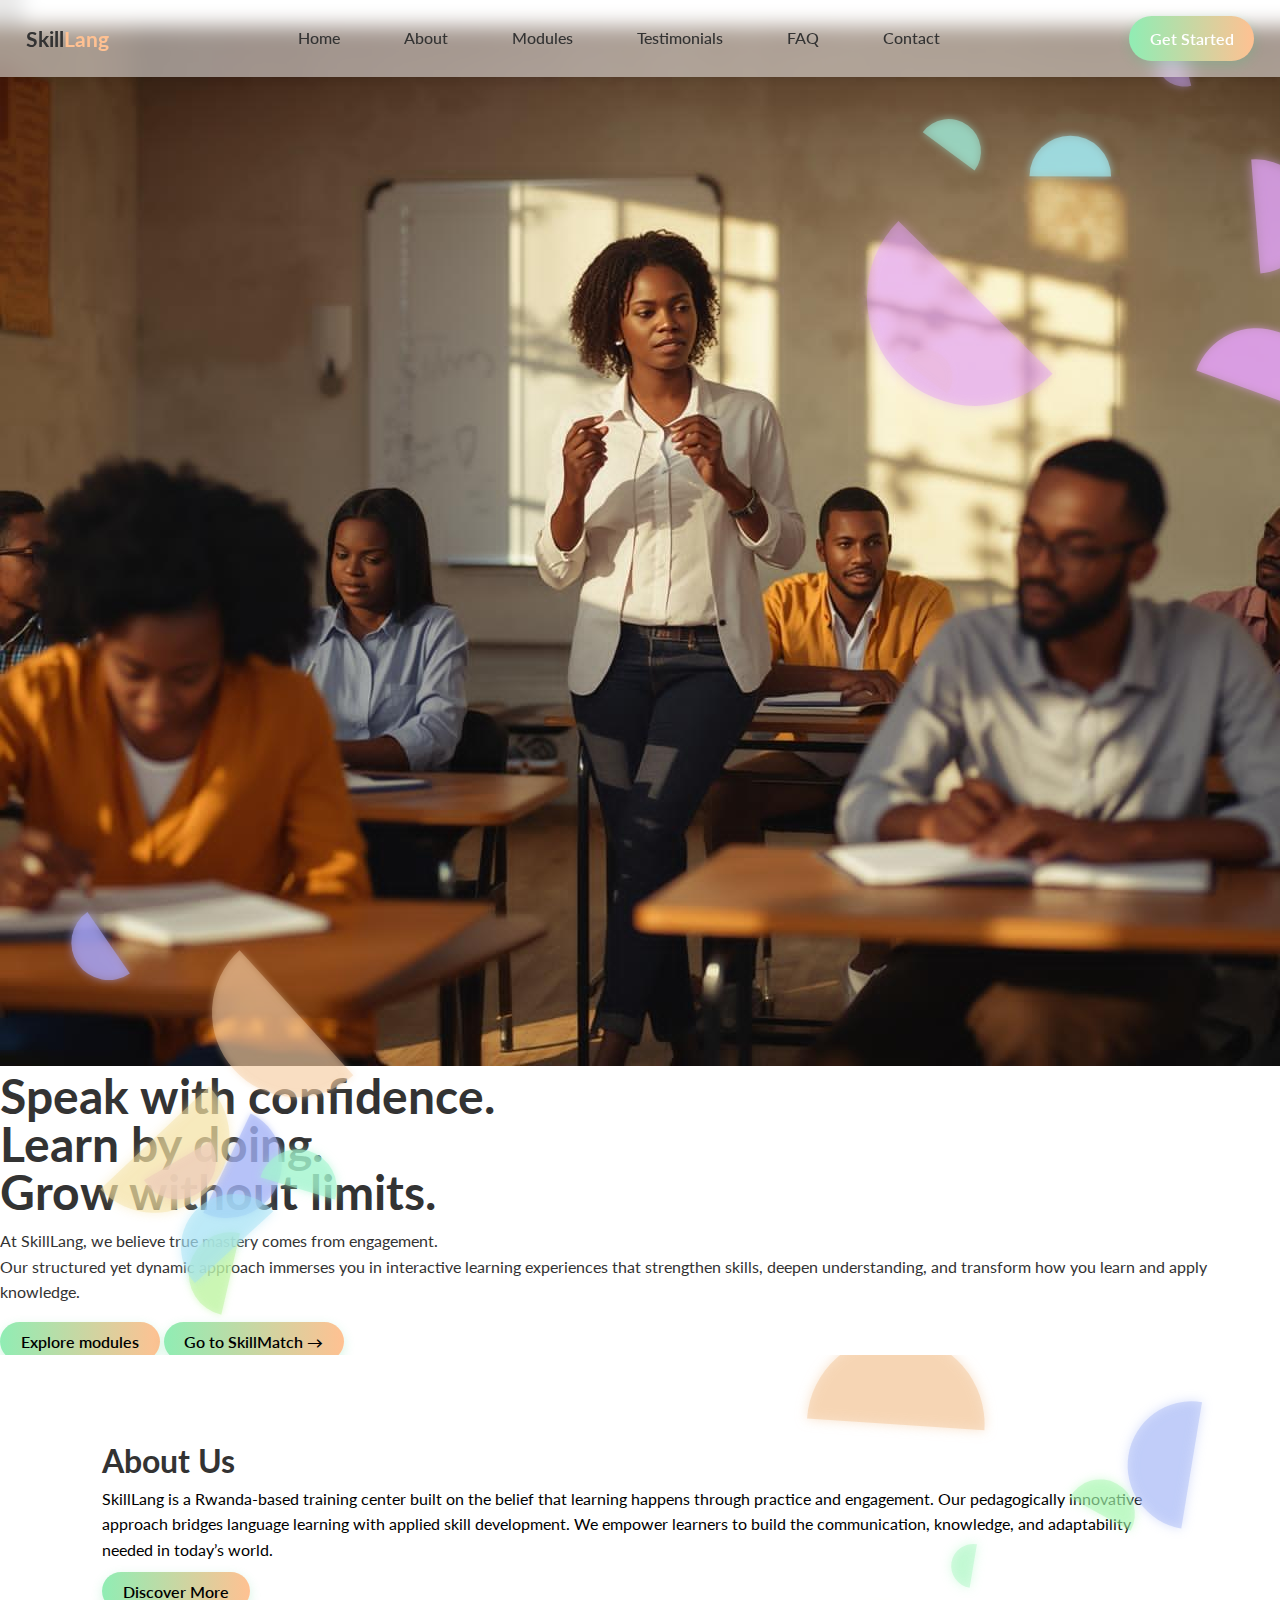
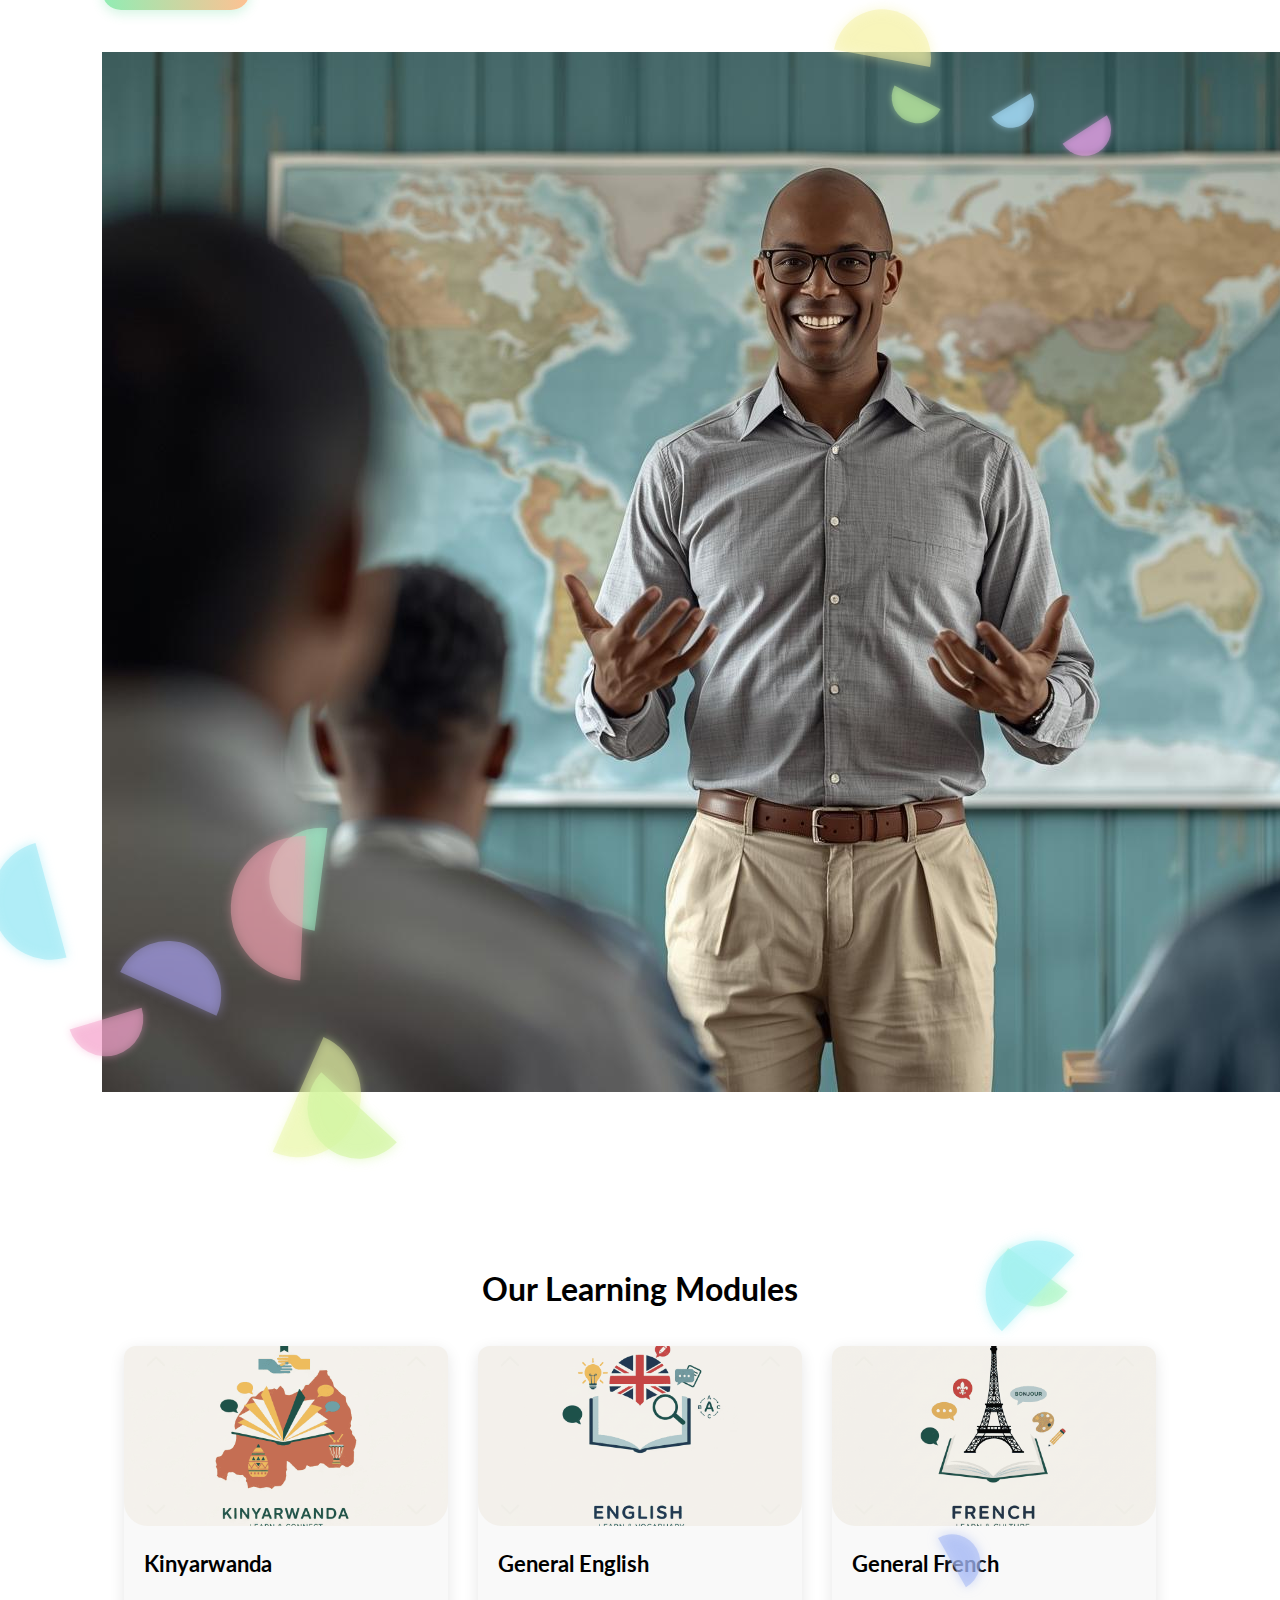
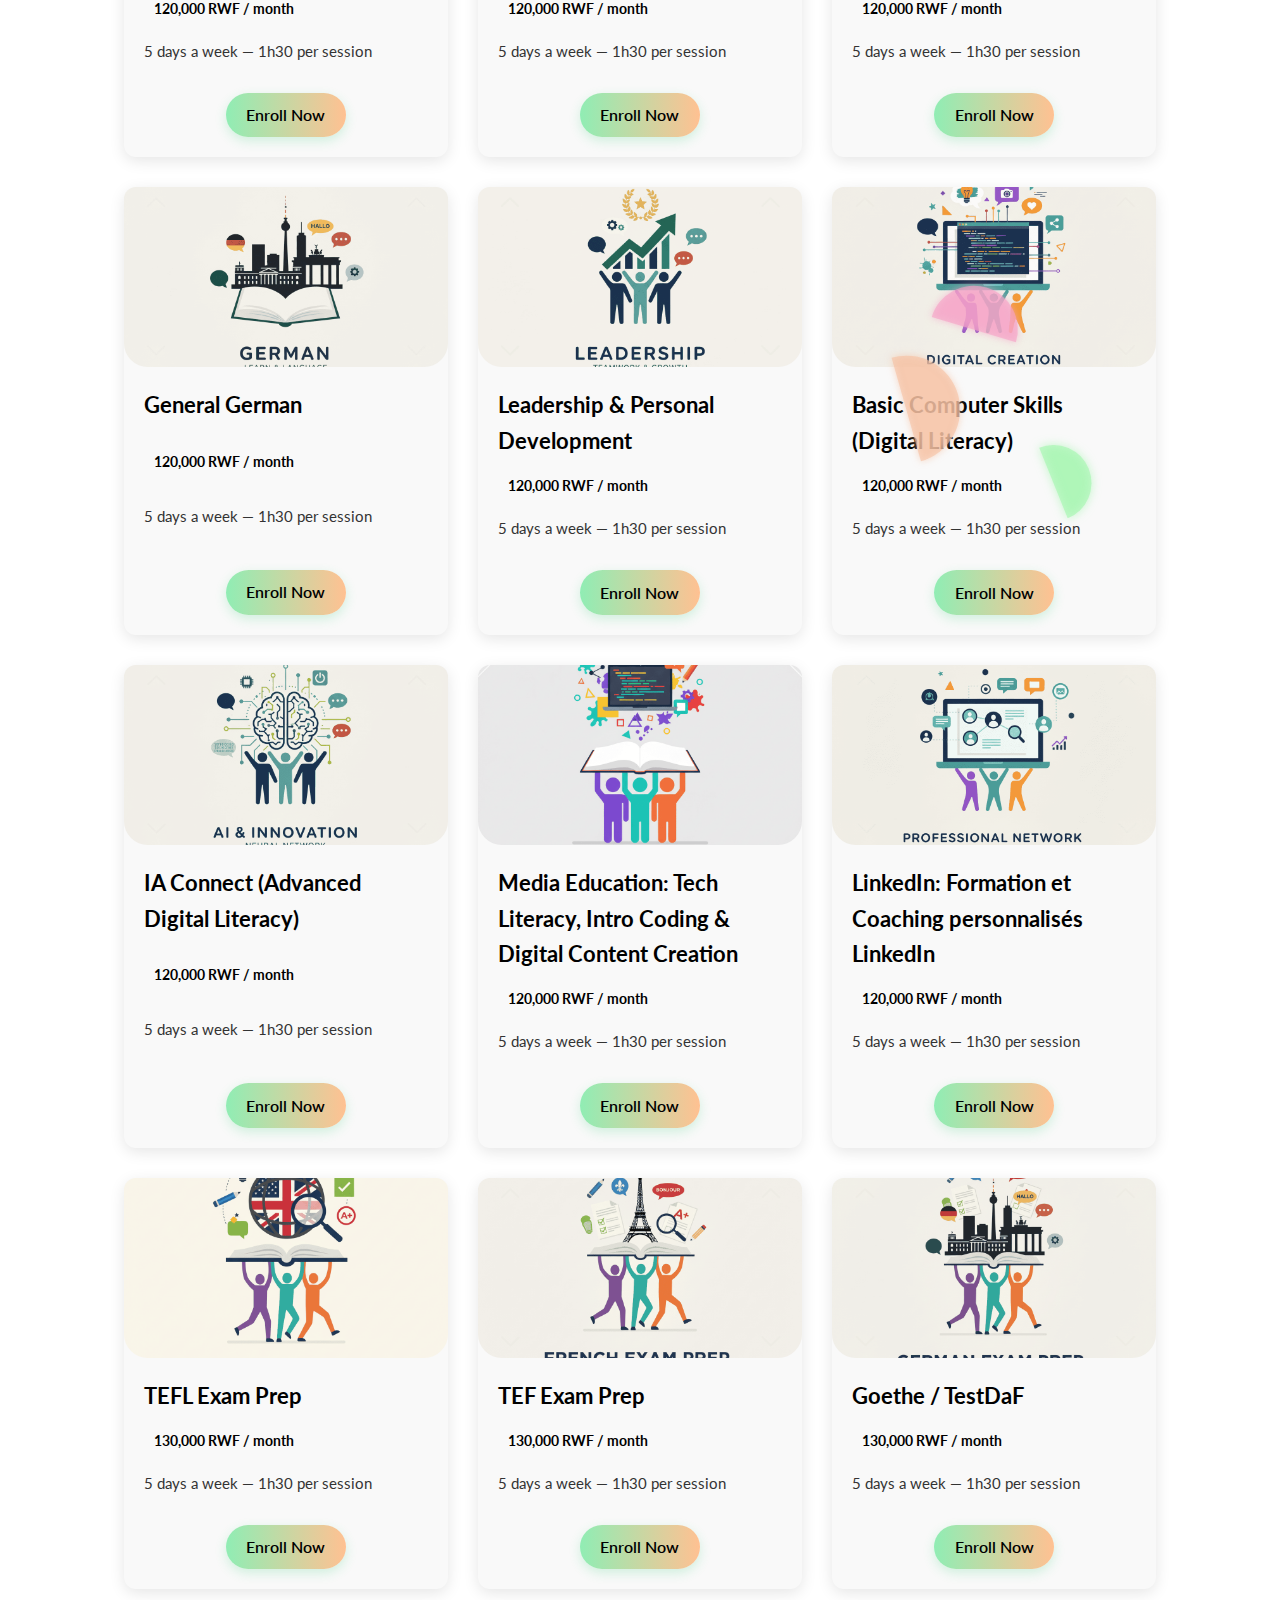
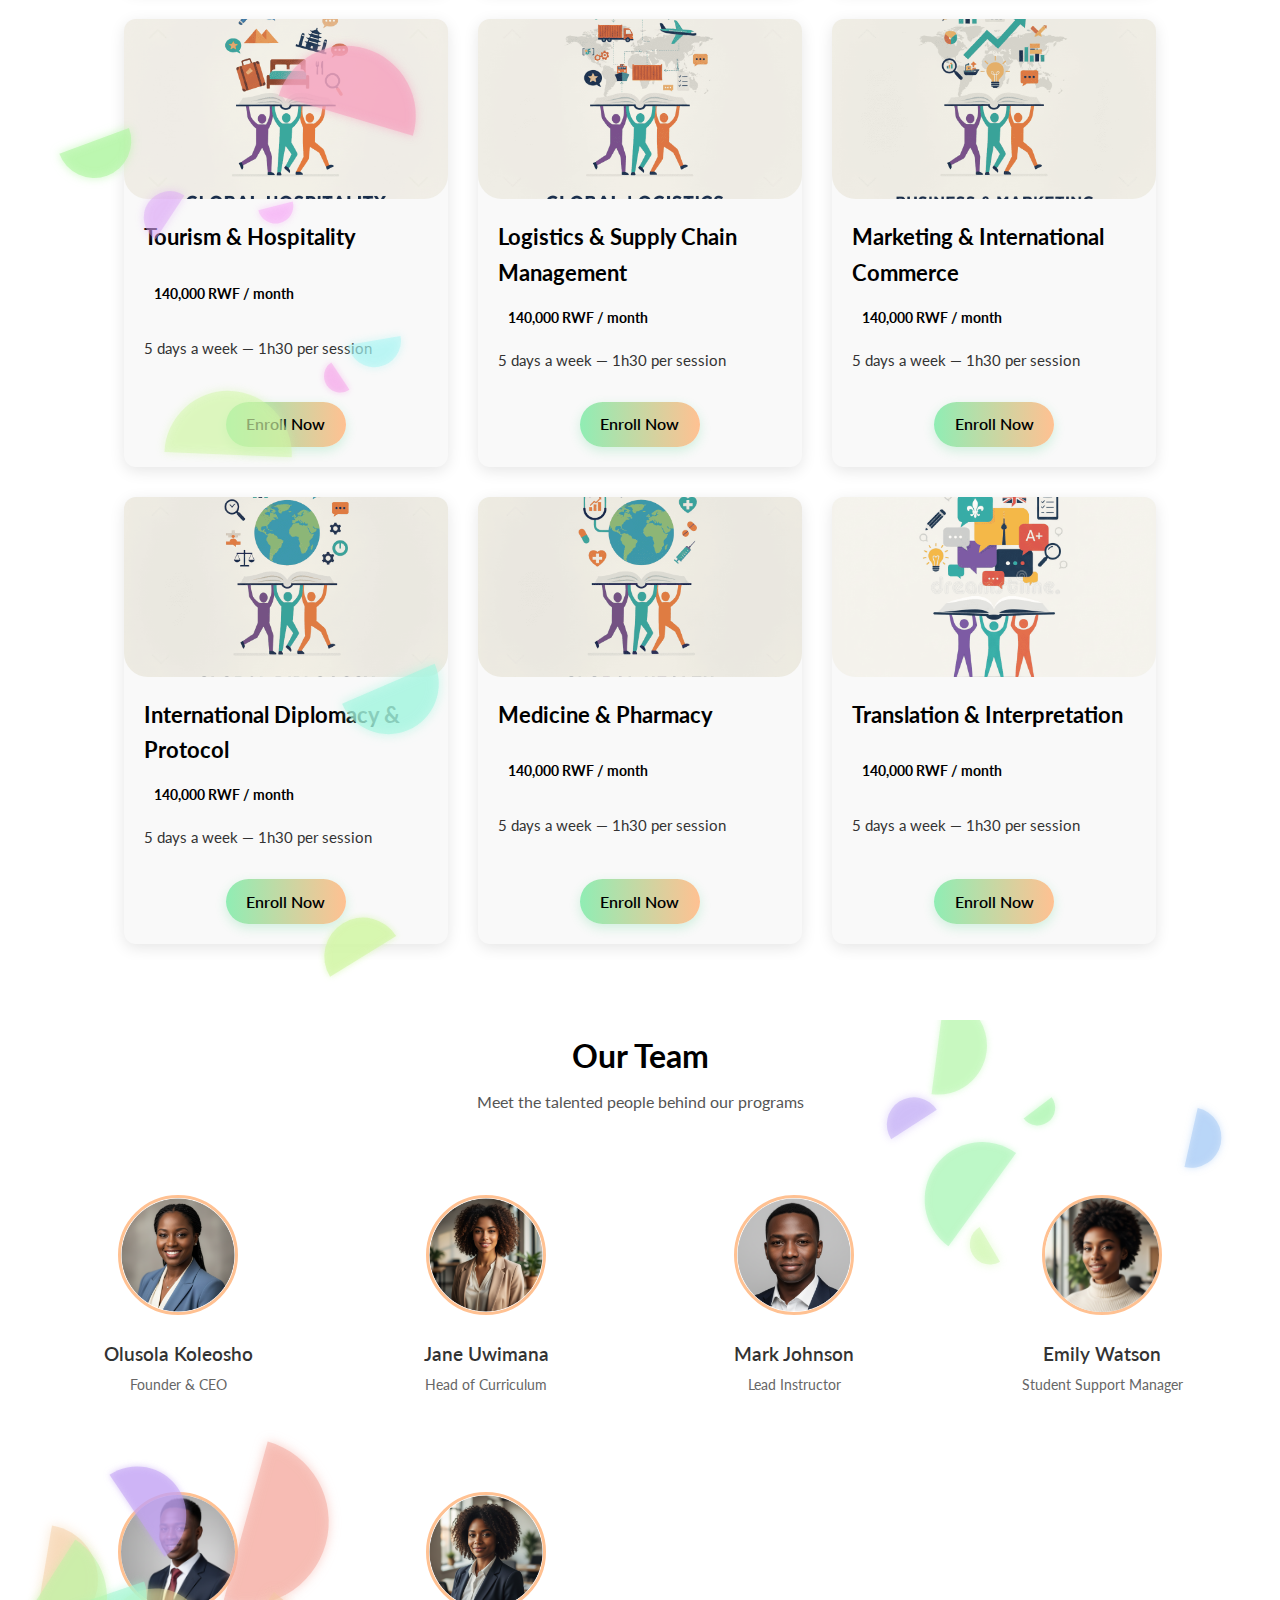
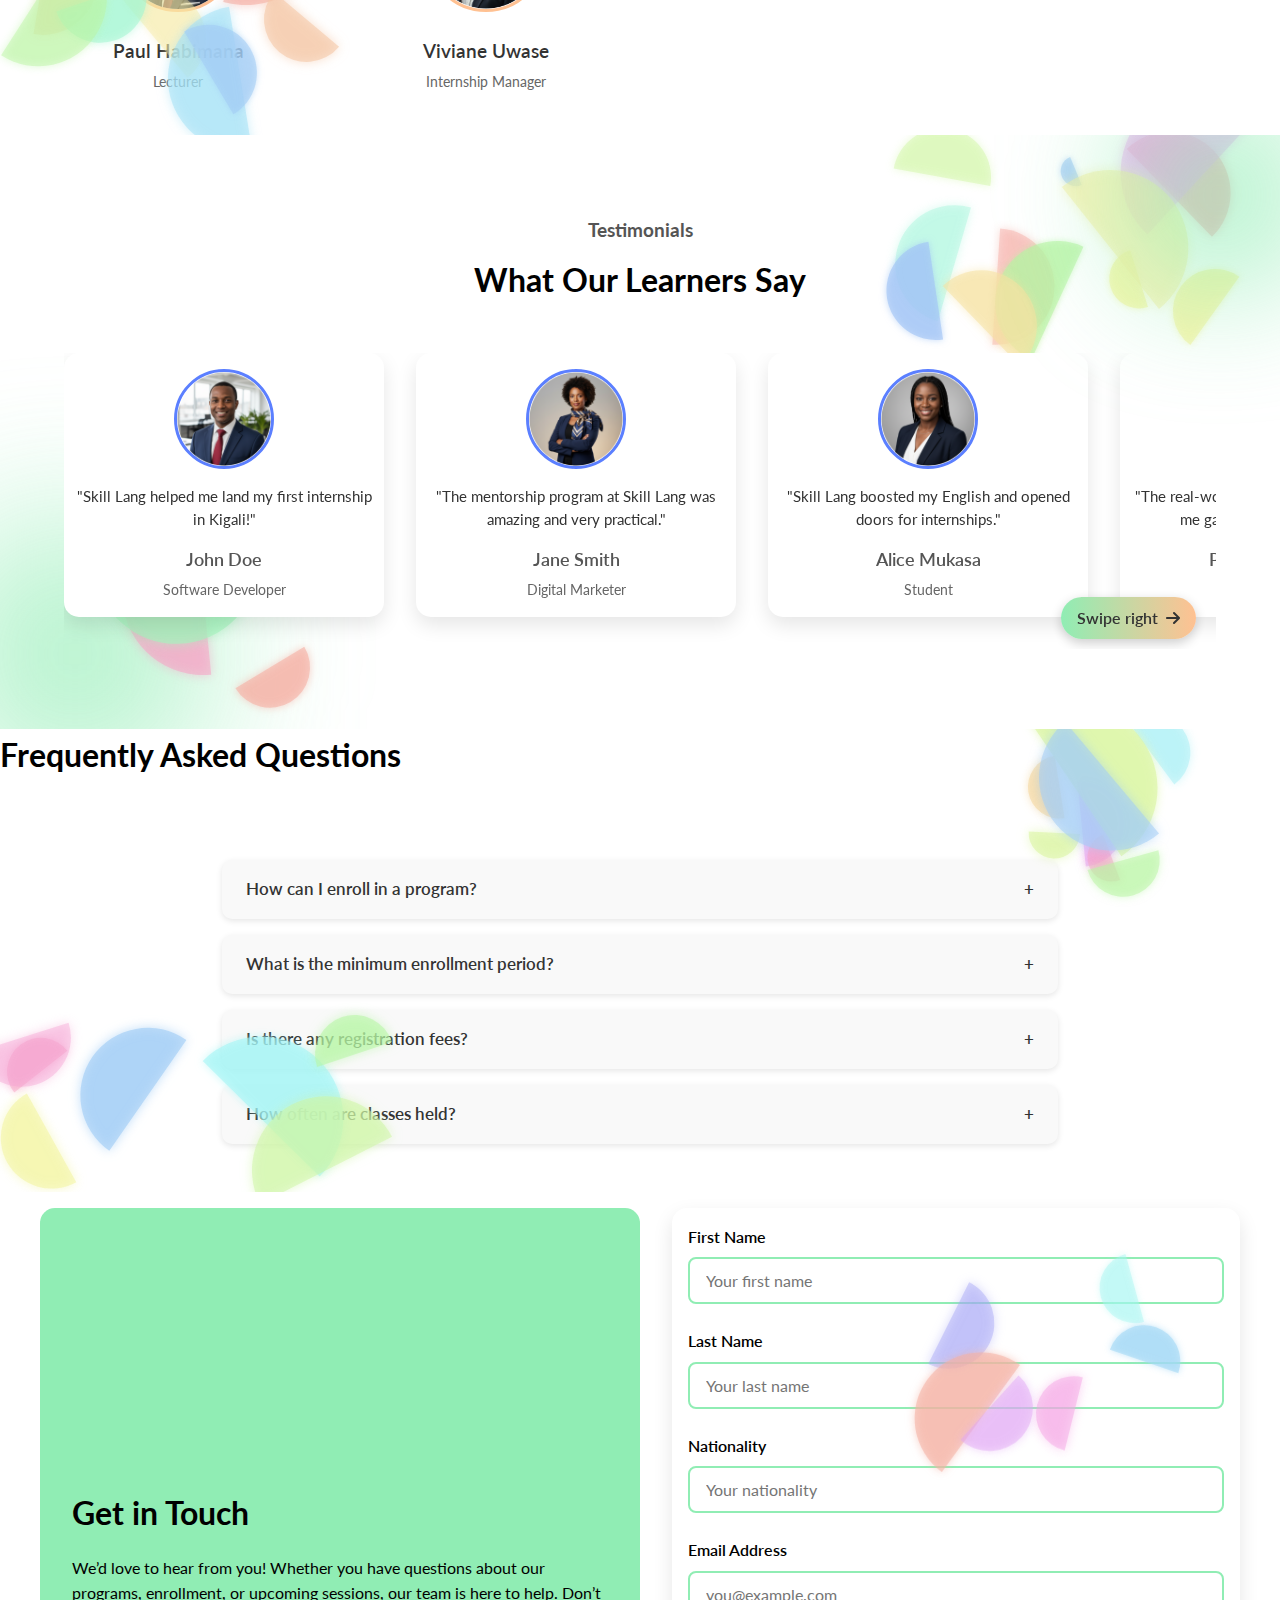
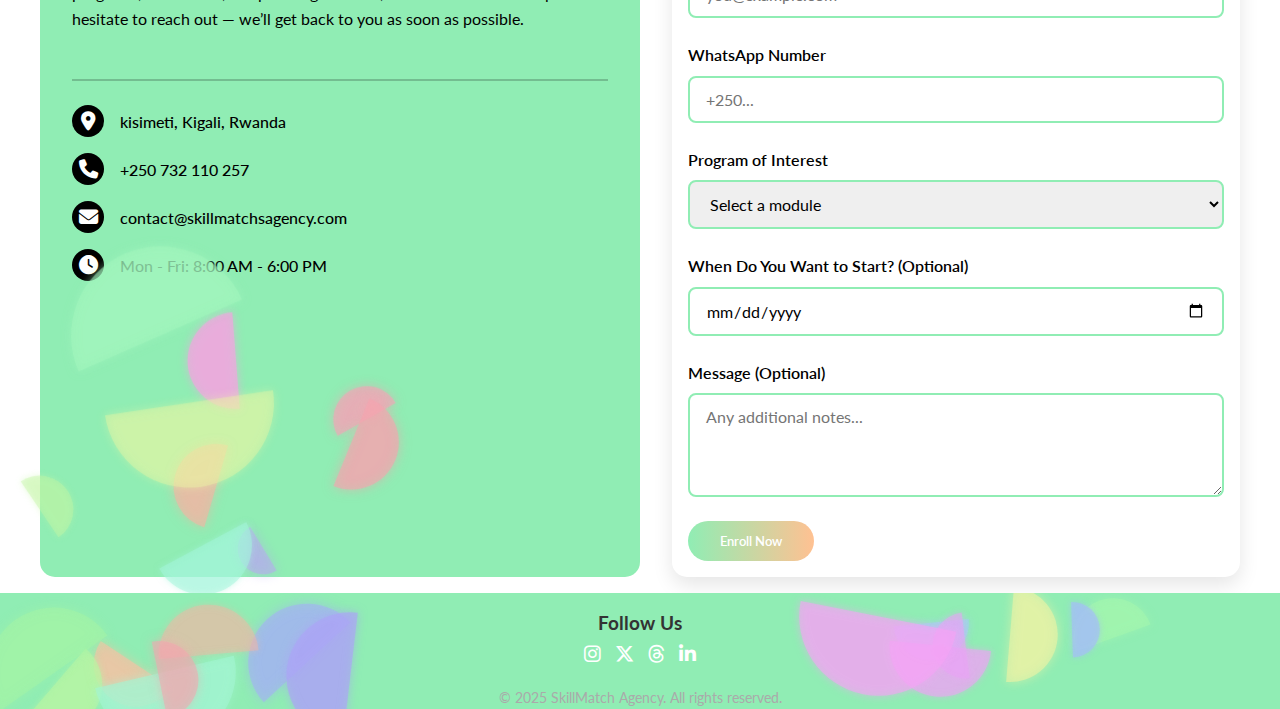
<file: index.html>
<!DOCTYPE html>
<html lang="en">

<head>
   <!-- META DESCRIPTION ET MOTS-CLÉS -->
  <meta name="description" content="SkillLang & SkillMatch Agency in Rwanda offer interactive courses in English, French, German, digital literacy, leadership, and professional development. Empower your skills today!">
  <meta name="keywords" content="SkillLang, SkillMatch Agency, Language Learning, Rwanda, English, French, German, Digital Skills, Leadership, Professional Development, Interactive Learning">
  <meta name="author" content="SkillLang & SkillMatch Agency">
  <meta charset="UTF-8">
  <meta name="viewport" content="width=device-width, initial-scale=1.0">
  <title>SkillLang</title>
  <link rel="stylesheet" href="style.css">
  <link rel="stylesheet" href="https://cdnjs.cloudflare.com/ajax/libs/font-awesome/6.4.0/css/all.min.css">
  <link rel="stylesheet"href="https://cdnjs.cloudflare.com/ajax/libs/font-awesome/6.6.0/css/all.min.css"/>

  <link href="https://fonts.googleapis.com/css2?family=Montserrat:wght@400;600;700&display=swap" rel="stylesheet">
</head>

<body>
<!-- Loader Overlay -->
<div id="loader-overlay">
  <div class="loader"></div>
</div>

<!-- Modal -->
<div id="modal" class="modal">
  <div class="modal-content">
    <p id="modal-message"></p>
    <button id="modal-close">OK</button>
  </div>
</div>

  <!-- HEADER -->
  <header class="navbar">
    <a href="#hero" class="logo">Skill<span>Lang</span></a>

    <!-- Hamburger Menu -->
    <div class="hamburger" id="hamburger">
      <span></span>
      <span></span>
      <span></span>
    </div>

    <!-- Navigation Links -->
    <ul class="nav-links" id="navLinks">
      <li><a href="#new-hero-id">Home</a></li>
      <li><a href="#about">About</a></li>
      <li><a href="#learning-modules">Modules</a></li>
      <li><a href="#testimonials">Testimonials</a></li>
      <li><a href="#Faq">FAQ</a></li>

      <li><a href="#enrollment">Contact</a></li>
    </ul>

    <!-- Call To Action -->
    <a href="#learning-modules" class="btn-primary">Get Started</a>
  </header>
          <section class="new-hero" id="new-hero-id">
      
            <div class="box-container">
              <div class="box1">
                <div class="img">
                  <img src="images/skilllang-hero-4.jpg" alt="Skill Match Hero Illustration">
                </div>
              </div>
              <div class="box2">
                <div class="hero-text">
                  <div class="title-container">
              <h1>
                Speak with confidence. <br>
                Learn by doing. <br>
                Grow without limits.
              </h1>
            </div>
                  <p>
                    At SkillLang, we believe true mastery comes from engagement.<br>
                    Our structured yet dynamic approach immerses you in interactive learning experiences that strengthen skills,
                    deepen understanding, and transform how you learn and apply knowledge.
                  </p>
          
                  <div class="hero-buttons">
                    <a href="#learning-modules" class="hero-btn">Explore modules</a>
                    <a href="/Skill-match/index.html" class="hero-btn">Go to SkillMatch →</a>
                  </div>
                </div>
              </div>
            </div>
          </section>

      

  <!-- ABOUT -->
  <!-- <section id="about">
    <div class="about-container">
      <div class="about-text">
        <h1>About Us</h1>
        <p>
           SkillLang is a Rwanda-based training center built on the belief that learning happens through practice and engagement. <br>
           Our pedagogically innovative approach bridges language learning with applied skill development. <br>
           We empower learners to build the communication, knowledge, and adaptability needed in today’s world.
        </p>
        <a href="#learning-modules" class="hero-btn">Discover More</a>
      </div>
       <div class="about-image">
        <img src="images/skilllang-about-4.jpg" alt="Learning Illustration"> 
      </div>
      
    </div>
    </section> -->
    <section id="about">
      <div class="about-container">
        <div class="about-text">
          <h1>About Us</h1>
          <p>
          SkillLang is a Rwanda-based training center built on the belief that learning happens through practice and engagement.
           Our pedagogically innovative approach bridges language learning with applied skill development. 
           We empower learners to build the communication, knowledge, and adaptability needed in today’s world.
        </p>
        <a href="#learning-modules" class="hero-btn">Discover More</a>
        </div>
        <div class="about-img">
           <img src="images/skilllang-about-4.jpg" alt="SkillLang & SkillMatch Agency - Interactive Learning Illustration Rwanda"> 
        </div>
      </div>

    </section>


<section id="learning-modules" class="modules-section">
      <h2 class="section-title">Our Learning Modules</h2>
        <div class="modules-container">

        <!-- TRAINING MODULES (9 items) -->
        <div class="module-card">
          <div class="module-image">
            <img src="images/modules-images/kinyarwanda.png" alt="Kinyarwanda">
          </div>
          <div class="module-content">
            <h3>Kinyarwanda</h3>
            <span class="price-badge">120,000 RWF / month</span>
            <p>5 days a week — 1h30 per session</p>
            <a href="#enrollment" class="btn-enroll">Enroll Now</a>
          </div>
        </div>

        <div class="module-card">
          <div class="module-image">
            <img src="images/modules-images/general-english.png" alt="General English">
          </div>
          <div class="module-content">
            <h3>General English</h3>
            <span class="price-badge">120,000 RWF / month</span>
            <p>5 days a week — 1h30 per session</p>
            <a href="#enrollment" class="btn-enroll">Enroll Now</a>
          </div>
        </div>

        <div class="module-card">
          <div class="module-image">
            <img src="images/modules-images/general-french.png" alt="General French rwanda">
          </div>
          <div class="module-content">
            <h3>General French</h3>
            <span class="price-badge">120,000 RWF / month</span>
            <p>5 days a week — 1h30 per session</p>
            <a href="#enrollment" class="btn-enroll">Enroll Now</a>
          </div>
        </div>

        <div class="module-card">
          <div class="module-image">
            <img src="images/modules-images/general-german.png" alt="General German rwanda">
          </div>
          <div class="module-content">
            <h3>General German</h3>
            <span class="price-badge">120,000 RWF / month</span>
            <p>5 days a week — 1h30 per session</p>
            <a href="#enrollment" class="btn-enroll">Enroll Now</a>
          </div>
        </div>

        <div class="module-card">
          <div class="module-image">
            <img src="images/modules-images/leadership.png" alt="Leadership & Personal Development">
          </div>
          <div class="module-content">
            <h3>Leadership & Personal Development</h3>
            <span class="price-badge">120,000 RWF / month</span>
            <p>5 days a week — 1h30 per session</p>
            <a href="#enrollment" class="btn-enroll">Enroll Now</a>
          </div>
        </div>

        <div class="module-card">
          <div class="module-image">
            <img src="images/modules-images/digital-literacy.png" alt="Basic Computer Skills (Digital Literacy)">
          </div>
          <div class="module-content">
            <h3>Basic Computer Skills (Digital Literacy)</h3>
            <span class="price-badge">120,000 RWF / month</span>
            <p>5 days a week — 1h30 per session</p>
            <a href="#enrollment" class="btn-enroll">Enroll Now</a>
          </div>
        </div>

        <div class="module-card">
          <div class="module-image">
            <img src="images/modules-images/ia-connect.png" alt="IA Connect (Advanced Digital Literacy)">
          </div>
          <div class="module-content">
            <h3>IA Connect (Advanced Digital Literacy)</h3>
            <span class="price-badge">120,000 RWF / month</span>
            <p>5 days a week — 1h30 per session</p>
            <a href="#enrollment" class="btn-enroll">Enroll Now</a>
          </div>
        </div>

        <div class="module-card">
          <div class="module-image">
            <img src="images/modules-images/media-education.png" alt="Media Education rwanda">
          </div>
          <div class="module-content">
            <h3>Media Education: Tech Literacy, Intro Coding & Digital Content Creation</h3>
            <span class="price-badge">120,000 RWF / month</span>
            <p>5 days a week — 1h30 per session</p>
            <a href="#enrollment" class="btn-enroll">Enroll Now</a>
          </div>
        </div>

        <div class="module-card">
          <div class="module-image">
            <img src="images/modules-images/linkedin.png" alt="LinkedIn Coaching rwanda">
          </div>
          <div class="module-content">
            <h3>LinkedIn: Formation et Coaching personnalisés LinkedIn</h3>
            <span class="price-badge">120,000 RWF / month</span>
            <p>5 days a week — 1h30 per session</p>
            <a href="#enrollment" class="btn-enroll">Enroll Now</a>
          </div>
        </div>

        <!-- ACADEMIC & LINGUISTIC MODULES -->
        <div class="module-card">
          <div class="module-image">
            <img src="images/modules-images/tefl.png" alt="TEFL Exam Prep">
          </div>
          <div class="module-content">
            <h3>TEFL Exam Prep</h3>
            <span class="price-badge">130,000 RWF / month</span>
            <p>5 days a week — 1h30 per session</p>
            <a href="#enrollment" class="btn-enroll">Enroll Now</a>
          </div>
        </div>

        <div class="module-card">
          <div class="module-image">
            <img src="images/modules-images/tef.png" alt="TEF Exam Prep rwanda">
          </div>
          <div class="module-content">
            <h3>TEF Exam Prep</h3>
            <span class="price-badge">130,000 RWF / month</span>
            <p>5 days a week — 1h30 per session</p>
            <a href="#enrollment" class="btn-enroll">Enroll Now</a>
          </div>
        </div>

        <div class="module-card">
          <div class="module-image">
            <img src="images/modules-images/goethe.png" alt="Goethe / TestDaF rwanda">
          </div>
          <div class="module-content">
            <h3>Goethe / TestDaF</h3>
            <span class="price-badge">130,000 RWF / month</span>
            <p>5 days a week — 1h30 per session</p>
            <a href="#enrollment" class="btn-enroll">Enroll Now</a>
          </div>
        </div>

        <!-- CERTIFIED PROFESSIONAL MODULES -->
        <div class="module-card">
          <div class="module-image">
            <img src="images/modules-images/tourism.png" alt="Tourism & Hospitality">
          </div>
          <div class="module-content">
            <h3>Tourism & Hospitality</h3>
            <span class="price-badge">140,000 RWF / month</span>
            <p>5 days a week — 1h30 per session</p>
            <a href="#enrollment" class="btn-enroll">Enroll Now</a>
          </div>
        </div>

        <div class="module-card">
          <div class="module-image">
            <img src="images/modules-images/logistics.png" alt="Logistics & Supply Chain Management">
          </div>
          <div class="module-content">
            <h3>Logistics & Supply Chain Management</h3>
            <span class="price-badge">140,000 RWF / month</span>
            <p>5 days a week — 1h30 per session</p>
            <a href="#enrollment" class="btn-enroll">Enroll Now</a>
          </div>
        </div>

        <div class="module-card">
          <div class="module-image">
            <img src="images/modules-images/marketing.png" alt="Marketing & International Commerce">
          </div>
          <div class="module-content">
            <h3>Marketing & International Commerce</h3>
            <span class="price-badge">140,000 RWF / month</span>
            <p>5 days a week — 1h30 per session</p>
            <a href="#enrollment" class="btn-enroll">Enroll Now</a>
          </div>
        </div>

        <div class="module-card">
          <div class="module-image">
            <img src="images/modules-images/diplomacy.png" alt="International Diplomacy & Protocol">
          </div>
          <div class="module-content">
            <h3>International Diplomacy & Protocol</h3>
            <span class="price-badge">140,000 RWF / month</span>
            <p>5 days a week — 1h30 per session</p>
            <a href="#enrollment" class="btn-enroll">Enroll Now</a>
          </div>
        </div>

        <div class="module-card">
          <div class="module-image">
            <img src="images/modules-images/medicine.png" alt="Medicine & Pharmacy">
          </div>
          <div class="module-content">
            <h3>Medicine & Pharmacy</h3>
            <span class="price-badge">140,000 RWF / month</span>
            <p>5 days a week — 1h30 per session</p>
            <a href="#enrollment" class="btn-enroll">Enroll Now</a>
          </div>
        </div>

        <div class="module-card">
          <div class="module-image">
            <img src="images/modules-images/translation.png" alt="Translation & Interpretation">
          </div>
          <div class="module-content">
            <h3>Translation & Interpretation</h3>
            <span class="price-badge">140,000 RWF / month</span>
            <p>5 days a week — 1h30 per session</p>
            <a href="#enrollment" class="btn-enroll">Enroll Now</a>
          </div>
        </div>

        <!-- <div class="module-card">
          <div class="module-image">
            <img src="images/modules-images/mining.png" alt="Mining & Energy">
          </div>
          <div class="module-content">
            <h3>Mining & Energy</h3>
            <span class="price-badge">140,000 RWF / month</span>
            <p>5 days a week — 1h30 per session</p>
            <a href="#contact" class="btn-enroll">Enroll Now</a>
          </div>
        </div> -->

      </div>
    </section>
    
      <!-- TEAM SECTION -->
      <section id="team" class="team-section">
        <h2 class="section-title">Our Team</h2>
        <p class="team-subtitle">Meet the talented people behind our programs</p>

        <div class="team-container">
          <!-- Example Member 1 -->
          <div class="team-card">
            <img src="images/team/Olusola-Koleosho.png" alt="Olusola Koleosho">
            <div class="team-info">
              <h3>Olusola Koleosho</h3>
              <p class="role">Founder & CEO</p>
            </div>
          </div>

          <!-- Example Member 2 -->
          <div class="team-card">
            <img src="images/team/jane-smith.png" alt="Jane Smith">
            <div class="team-info">
              <h3>Jane Uwimana</h3>
              <p class="role">Head of Curriculum</p>
            </div>
          </div>

          <!-- Example Member 3 -->
          <div class="team-card">
            <img src="images/team/mark-johnson.png" alt="Mark Johnson">
            <div class="team-info">
              <h3>Mark Johnson</h3>
              <p class="role">Lead Instructor</p>
            </div>
          </div>

          <!-- Example Member 4 -->
          <div class="team-card">
            <img src="images/team/emily-watson.png" alt="Emily Watson">
            <div class="team-info">
              <h3>Emily Watson</h3>
              <p class="role">Student Support Manager</p>
            </div>
          </div>
          <!-- Example Member 5 -->
          <div class="team-card">
            <img src="images/team/paul.png" alt="John Doe">
            <div class="team-info">
              <h3>Paul Habimana</h3>
              <p class="role">Lecturer</p>
            </div>
          </div>
          <!-- Example Member 6-->
          <div class="team-card">
            <img src="images/team/viviane.png" alt="John Doe">
            <div class="team-info">
              <h3>Viviane Uwase</h3>
              <p class="role">Internship Manager</p>
            </div>
          </div>

        </div>
      </section>




   <!-- TESTIMONIALS -->
<section id="testimonials">
  <h4>Testimonials</h4>
  <h2 class="section-title">What Our Learners Say</h2>
  <div class="testimonial-carousel">

    <!-- John Doe -->
    <div class="testimonial-item">
      <img src="images/testimonials/testimonial1.png" alt="John Doe">
      <div class="testimonial-content">
        <p>"Skill Lang helped me land my first internship in Kigali!"</p>
        <h4>John Doe</h4>
        <span class="role">Software Developer</span>
      </div>
    </div>

    <!-- Jane Smith -->
    <div class="testimonial-item">
      <img src="images/testimonials/testimonial2.png" alt="Jane Smith">
      <div class="testimonial-content">
        <p>"The mentorship program at Skill Lang was amazing and very practical."</p>
        <h4>Jane Smith</h4>
        <span class="role">Digital Marketer</span>
      </div>
    </div>

    <!-- Alice Mukasa -->
    <div class="testimonial-item">
      <img src="images/testimonials/testimonial3.png" alt="Alice Mukasa">
      <div class="testimonial-content">
        <p>"Skill Lang boosted my English and opened doors for internships."</p>
        <h4>Alice Mukasa</h4>
        <span class="role">Student</span>
      </div>
    </div>

    <!-- Patrick Niyonzima -->
    <div class="testimonial-item">
      <img src="images/testimonials/testimonial4.png" alt="Patrick Niyonzima">
      <div class="testimonial-content">
        <p>"The real-world projects at Skill Lang helped me gain confidence and skills."</p>
        <h4>Patrick Niyonzima</h4>
        <span class="role">Entrepreneur</span>
      </div>
    </div>

    <!-- Sarah Uwase -->
    <div class="testimonial-item">
      <img src="images/testimonials/testimonial5.png" alt="Sarah Uwase">
      <div class="testimonial-content">
        <p>"I love the workshops at Skill Lang and networking with professionals."</p>
        <h4>Sarah Uwase</h4>
        <span class="role">Marketing Specialist</span>
      </div>
    </div>

    <!-- Emmanuel Karekezi -->
    <div class="testimonial-item">
      <img src="images/testimonials/testimonial6.png" alt="Emmanuel Karekezi">
      <div class="testimonial-content"> 
        <p>"Skill Lang is an amazing platform for Rwandan youth to grow."</p>
        <h4>Emmanuel Karekezi</h4>
        <span class="role">Software Engineer</span>
      </div>
    </div>
    <div class="swipe-right-btn" id="swipe-btn">
    <span>Swipe right</span>
    <i class="fa-solid fa-arrow-right"></i>
  </div>
  </div>
</section>



<section id="Faq" class="faq-section">
  <h2 class="section-title">Frequently Asked Questions</h2>
  
  <div class="faq-container">

    <!-- FAQ Item 1 -->
    <div class="faq-item">
      <div class="faq-question">
        How can I enroll in a program?
        <span class="faq-toggle">+</span>
      </div>
      <div class="faq-answer">
         You can fill out the enrollment form on our website. Our team will contact you on WhatsApp or by email to confirm your registration.
      </div>
    </div>
    
    

    <!-- FAQ Item 2 -->
    <div class="faq-item">
      <div class="faq-question">
       What is the minimum enrollment period?
        <span class="faq-toggle">+</span>
      </div>
      <div class="faq-answer">
        The minimum enrollment period is 3 months.
      </div>
    </div> 
    <!-- FAQ Item 3 -->
    <div class="faq-item">
      <div class="faq-question">
         Is there any registration fees?
        <span class="faq-toggle">+</span>
      </div>
      <div class="faq-answer">
        Registration fee is 60.000 RWF only and paid once whatever the course you choose
      </div>
    </div>
    <!-- FAQ Item 4 -->
    <div class="faq-item">
      <div class="faq-question">
        How often are classes held?
        <span class="faq-toggle">+</span>
      </div>
      <div class="faq-answer">
        Most programs run 5 days a week, with 1h30 sessions each day.
      </div>
    </div>

  </div>
</section>


    <!-- SECTION CONTACT -->
  <section id="enrollment" class="enrollment-section">
  <div class="enrollment-container">
    <!-- LEFT SIDE: Contact Info -->
    <div class="enrollment-left">
      <h2>Get in Touch</h2>
      <p>
        We’d love to hear from you! Whether you have questions about our programs, enrollment, 
        or upcoming sessions, our team is here to help. Don’t hesitate to reach out — 
        we’ll get back to you as soon as possible.
      </p>

      <hr class="contact-divider" />

      <ul class="contact-info">
        <li>
          <i class="fa-solid fa-location-dot"></i>
          <span>kisimeti, Kigali, Rwanda</span>
        </li>
        <li>
          <i class="fa-solid fa-phone"></i>
          <span> +250 732 110 257</span>
        </li>
        <li>
          <i class="fa-solid fa-envelope"></i>
          <span>contact@skillmatchsagency.com</span>
        </li>
        <li>
          <i class="fa-solid fa-clock"></i>
          <span>Mon - Fri: 8:00 AM - 6:00 PM</span>
        </li>
      </ul>
    </div>

    <!-- RIGHT SIDE: Enrollment Form -->
    <div class="enrollment-right">
      <form class="enrollment-form">

        <div class="form-group">
          <label for="firstName">First Name</label>
          <input type="text" id="firstName" name="firstName" placeholder="Your first name" required>
        </div>

        <div class="form-group">
          <label for="lastName">Last Name</label>
          <input type="text" id="lastName" name="lastName" placeholder="Your last name" required>
        </div>

        <div class="form-group">
          <label for="nationality">Nationality</label>
          <input type="text" id="nationality" name="nationality" placeholder="Your nationality" required>
        </div>

        <div class="form-group">
          <label for="email">Email Address</label>
          <input type="email" id="email" name="email" placeholder="you@example.com" required>
        </div>

        <div class="form-group">
          <label for="whatsapp">WhatsApp Number</label>
          <input type="tel" id="whatsapp" name="whatsapp" placeholder="+250..." required>
        </div>

        <div class="form-group">
          <label for="program">Program of Interest</label>
          <select id="program" name="program" required>
            <option value="">Select a module</option>
            <option value="english">English</option>
            <option value="french">French</option>
            <option value="german">German</option>
            <option value="leadership">Leadership & Personal Development</option>
            <option value="computer">Basic Computer Skills</option>
            <option value="ia">IA Connect</option>
            <option value="media">Media Education</option>
            <option value="linkedin">LinkedIn Coaching</option>
          </select>
        </div>

        <div class="form-group">
          <label for="startDate">When Do You Want to Start? (Optional)</label>
          <input type="date" id="startDate" name="startDate">
        </div>

        <div class="form-group full">
          <label for="message">Message (Optional)</label>
          <textarea id="message" name="message" rows="4" placeholder="Any additional notes..."></textarea>
        </div>

        <button type="submit" class="btn-submit">Enroll Now</button>
      </form>
    </div>

  </div>
</section>





    <!-- FOOTER -->
     <div id="footer-animation">
   <footer class="footer">
  <div class="footer-container">
 
  <div class="footer-column">
      <h3>Follow Us</h3>
      <div class="social-icons">
      
        <a href="#"><i class="fab fa-instagram"></i></a>
        <a href="#"><i class="fab fa-x-twitter"></i></a>
        <a href="#"><i class="fab fa-threads"></i></a> 
        <a href="#"><i class="fab fa-linkedin-in"></i></a>
      </div>
    </div>

  </div>
  
   
  <div class="footer-bottom">
    <p>© 2025 SkillMatch Agency. All rights reserved.</p>
  </div>
  </div>
</footer>

<script src="form-lang.js" defer></script>
<script src="script.js" defer></script>
<script src="animations.js" defer></script>



</body>

</html>
</file>
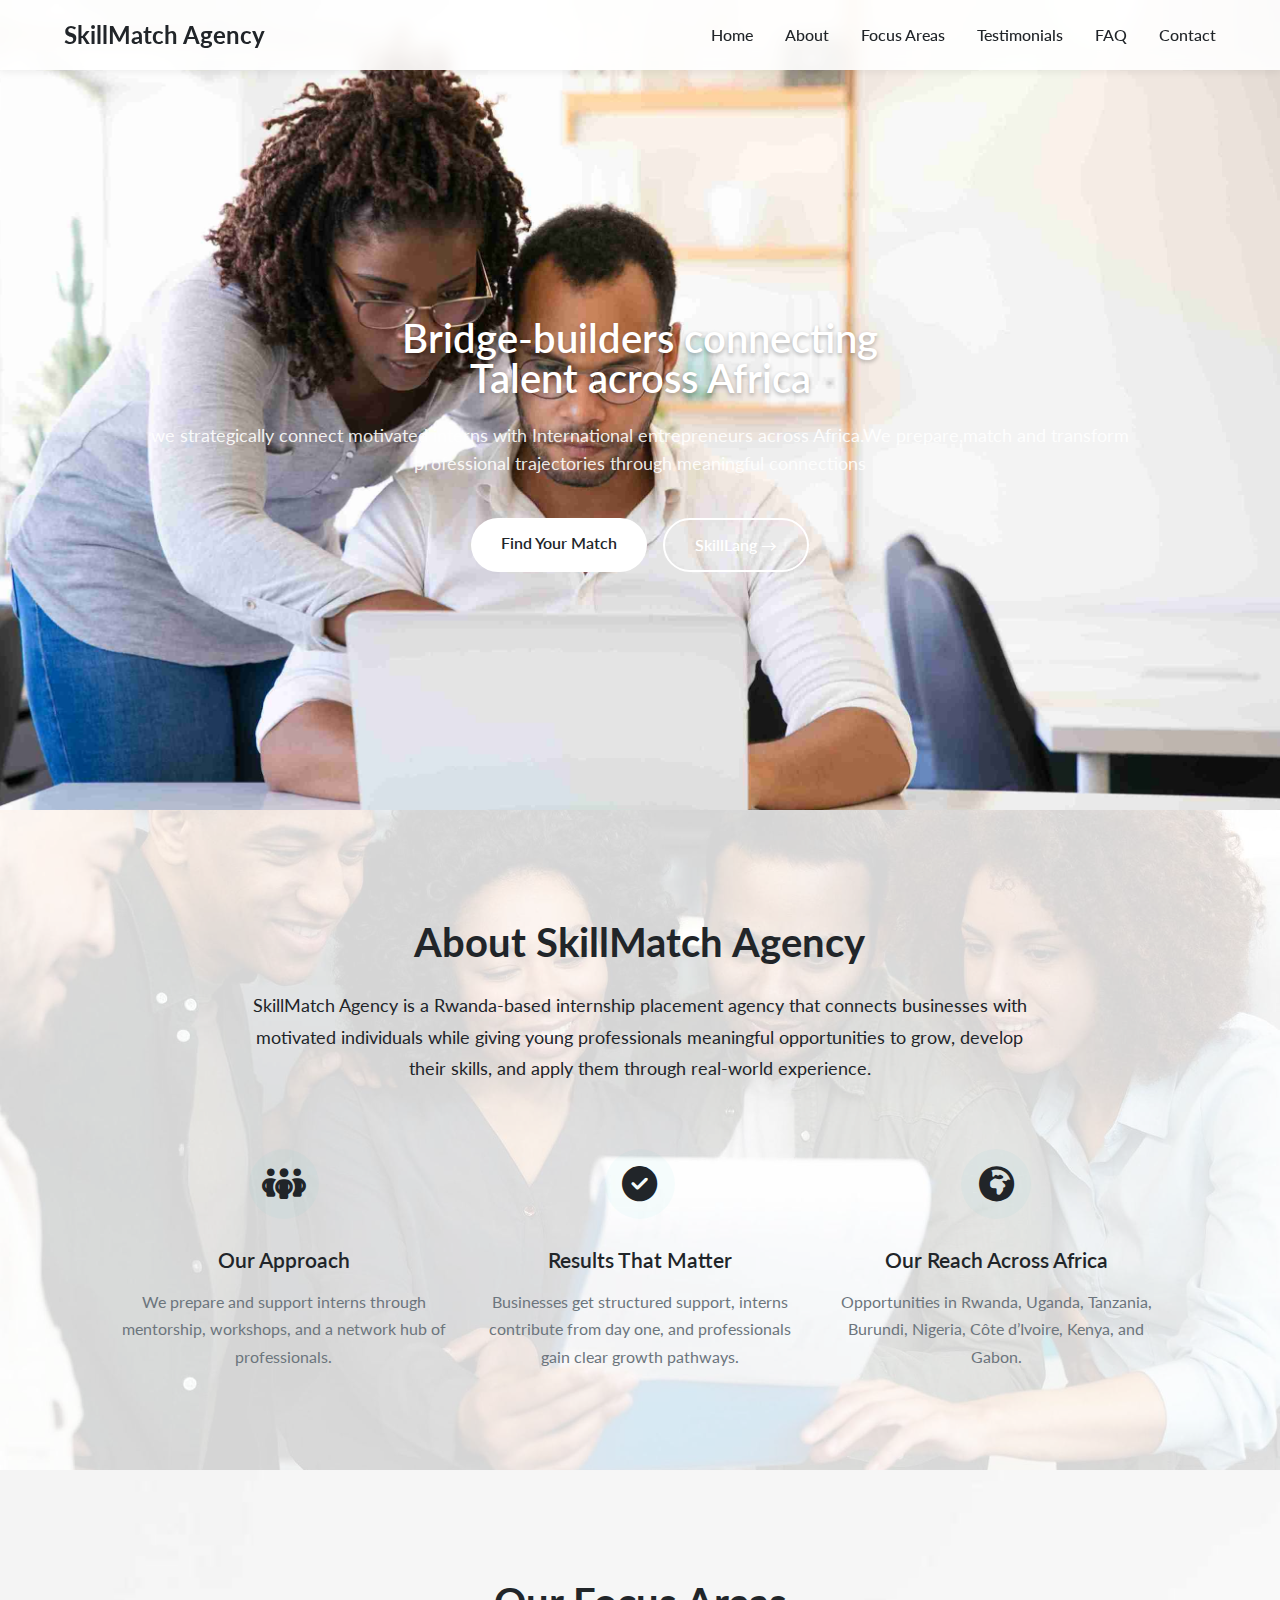
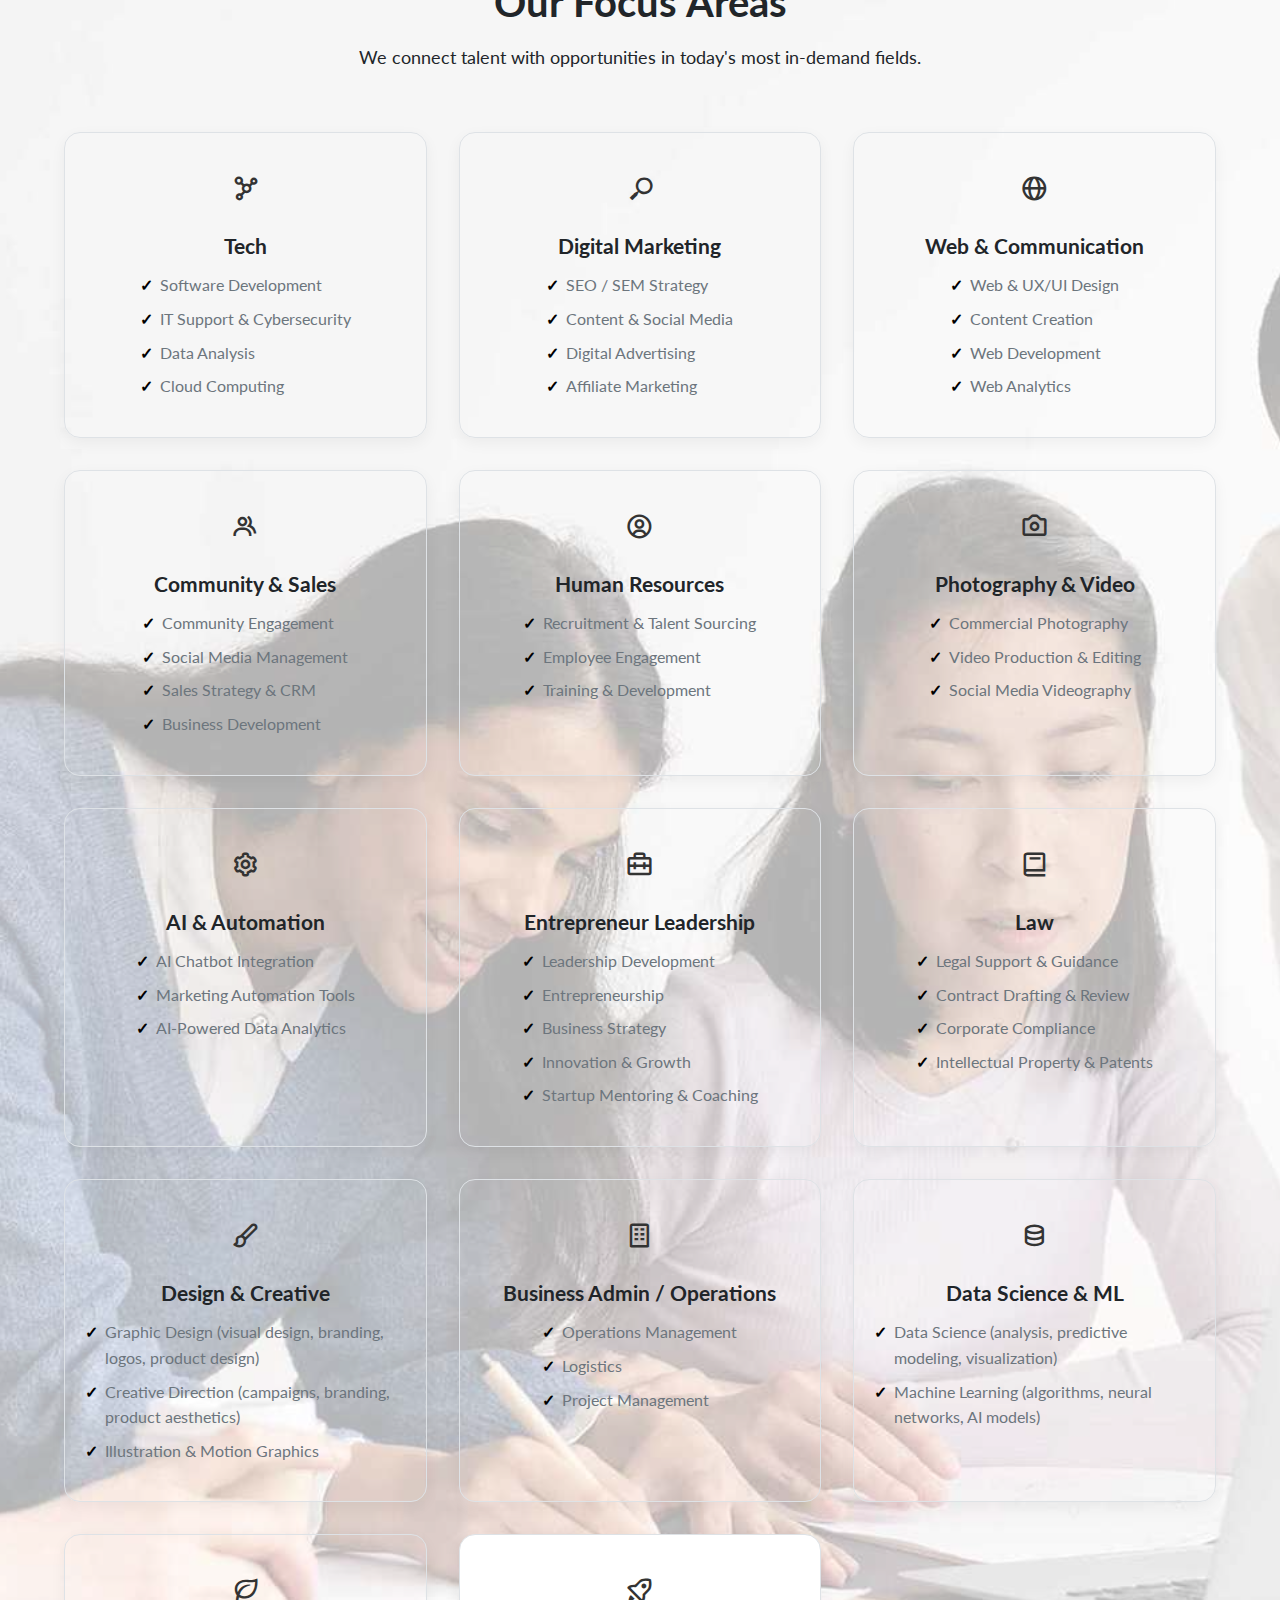
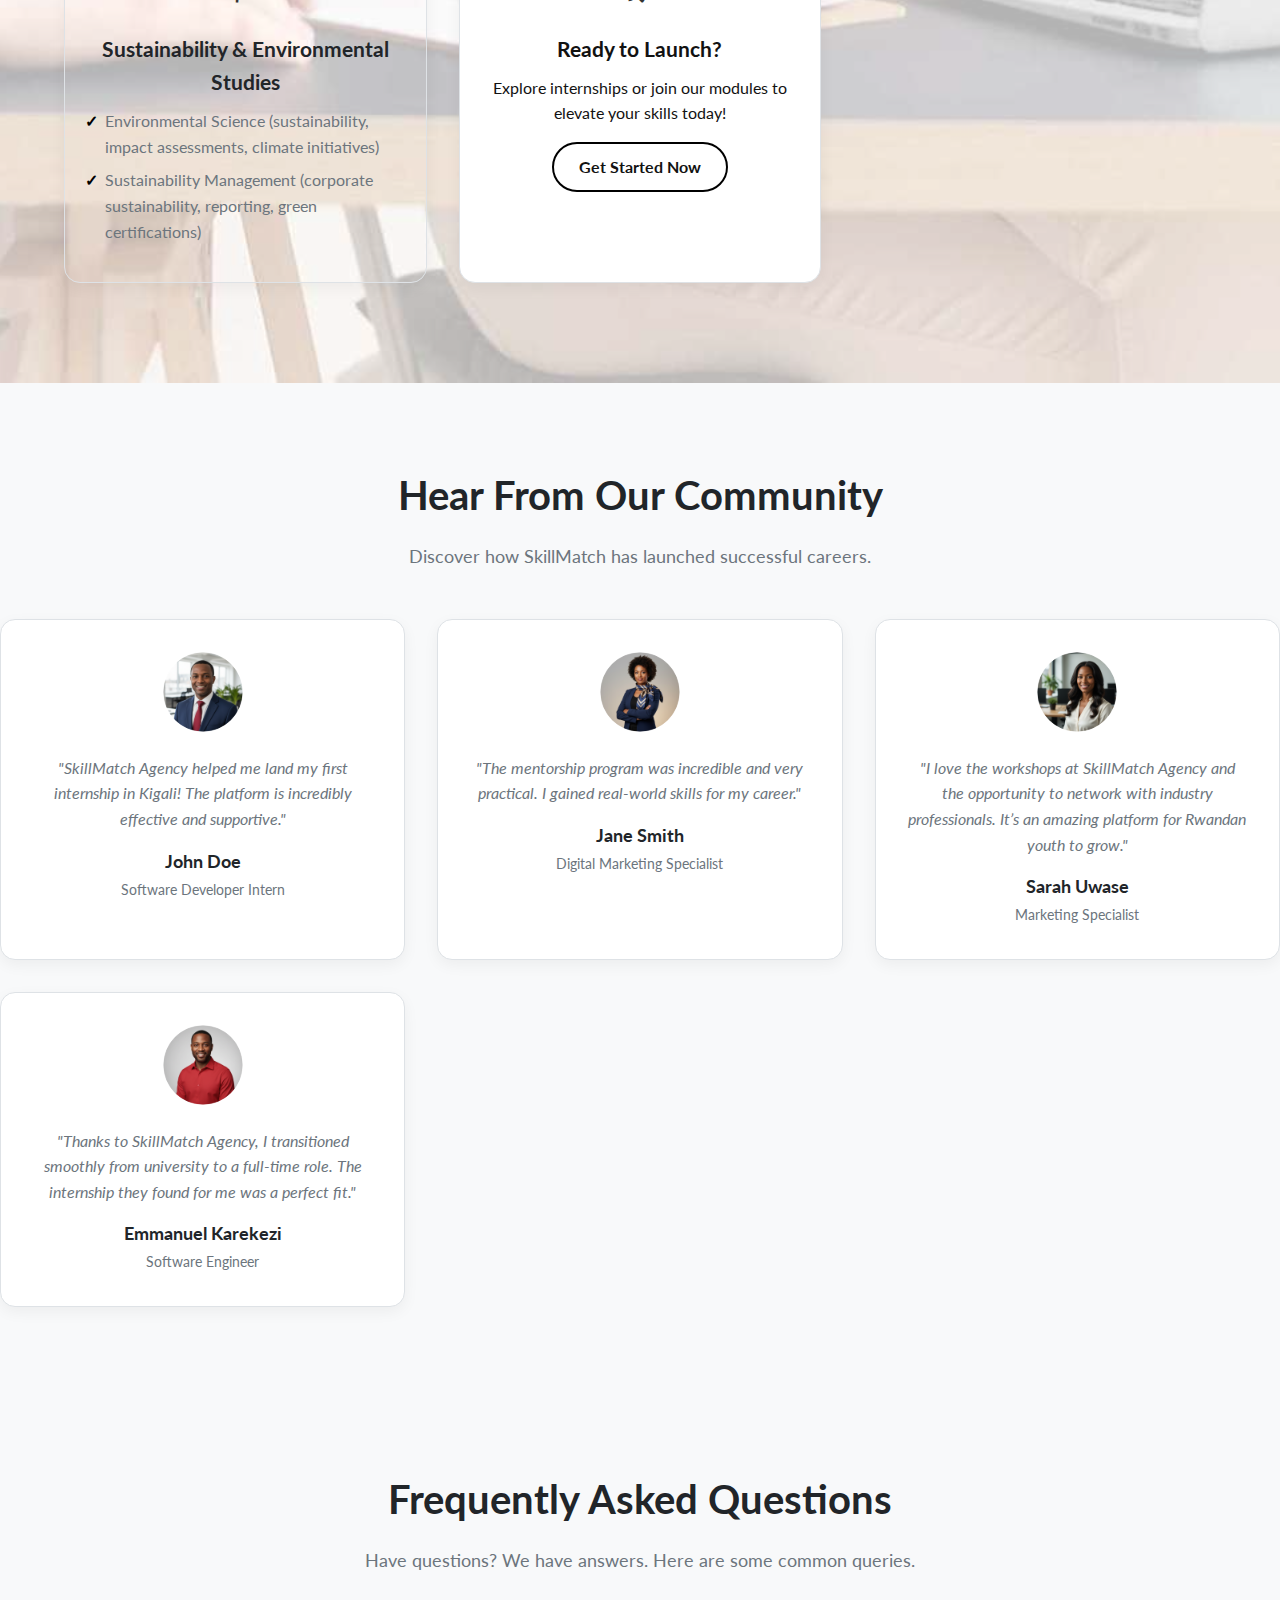
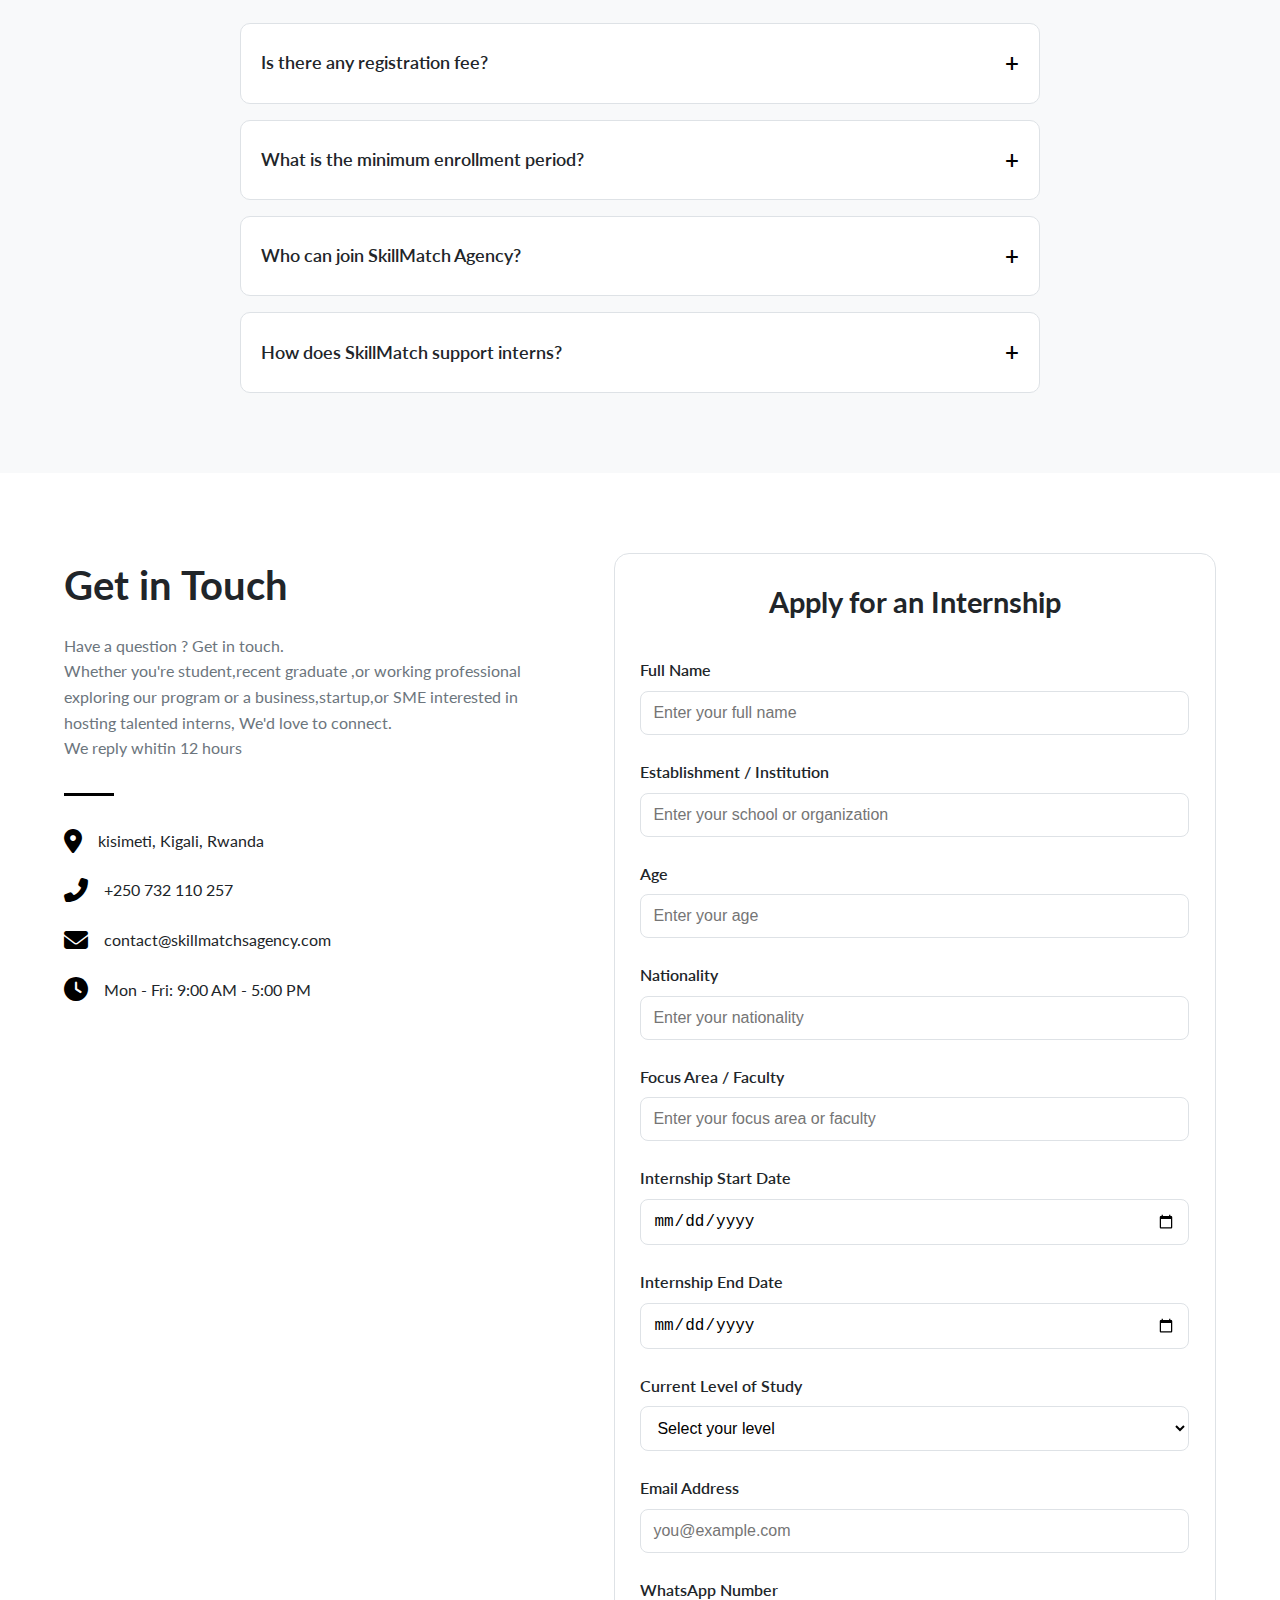
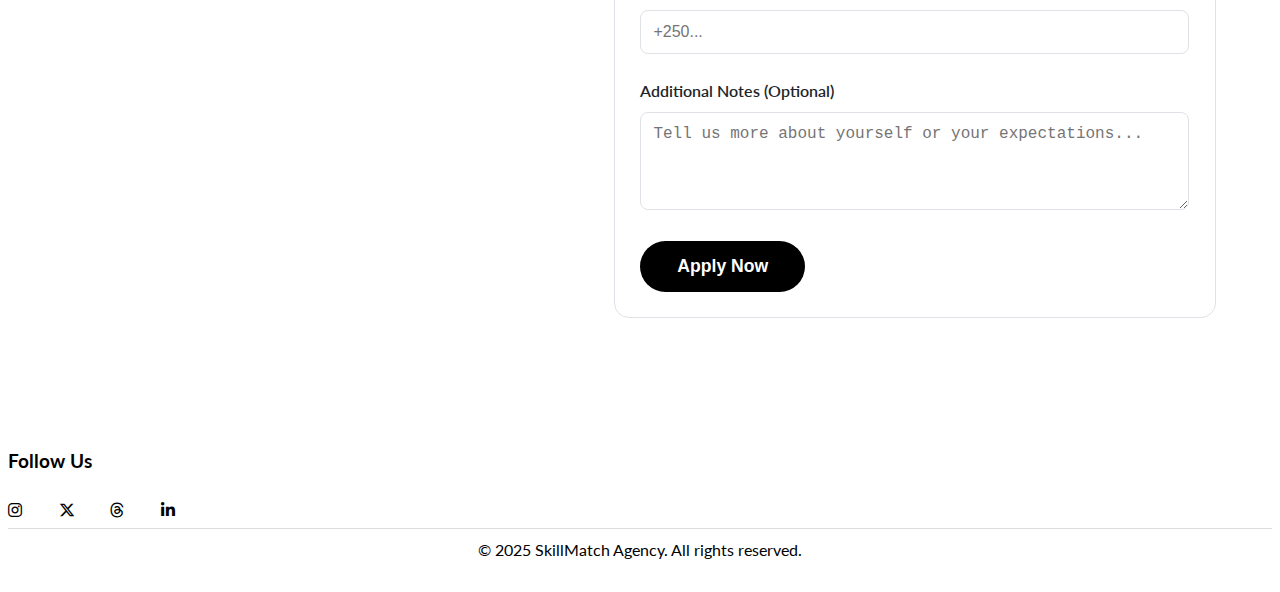
<file: Skill-match/index.html>
<!DOCTYPE html>
<html lang="en">
<head>
    <meta charset="UTF-8">
    <meta name="viewport" content="width=device-width, initial-scale=1.0">
    <title>SkillMatch Agency</title>
    <link rel="stylesheet" href="stylematch.css">
    <link
  rel="stylesheet"
  href="https://cdnjs.cloudflare.com/ajax/libs/font-awesome/6.4.2/css/all.min.css"
/>
    <link href='https://unpkg.com/boxicons@2.1.4/css/boxicons.min.css' rel='stylesheet'>


</head>
<body>
<!-- Loader -->
<!-- Loader Overlay -->
<div id="loader-overlay">
  <div class="loader"></div>
</div>

<!-- Modal -->
<div id="modal" class="modal">
  <div class="modal-content">
    <p id="modal-message"></p>
    <button id="modal-close">OK</button>
  </div>
</div>


<!-- ===== NAVBAR ===== -->
<header class="navbar">
  <a href="#hero" class="logo">SkillMatch Agency</a>

  <!-- Hamburger Menu -->
  <div class="hamburger" id="hamburger">
    <span></span>
    <span></span>
    <span></span>
  </div>

  <!-- Navigation Links -->
  <ul class="nav-links" id="navLinks">
    <li><a href="#hero">Home</a></li>
    <li><a href="#about">About</a></li>
    <li><a href="#focus-areas">Focus Areas</a></li>
    <li><a href="#testimonials">Testimonials</a></li>
    <li><a href="#faq">FAQ</a></li>
    <li><a href="#contact-apply">Contact</a></li>
  </ul>
</header>
  <section id="hero">
    <div class="hero-container">
        <div class="hero-content">
            <h1>
                Bridge-builders connecting<br>
                Talent across Africa
            </h1>
            <p> we strategically connect motivated interns with International entrepreneurs across Africa.We prepare,match and transform <br> professional trajectories through meaningful connections</p>
            
            <div class="hero-buttons">
                <a href="#focus-areas" class="hero-btn primary-btn">Find Your Match</a>
                <a href="/index.html" class="hero-btn secondary-btn">SkillLang →</a>
            </div>
        </div>
    </div>
</section>



<!-- ======================================================= -->
<!-- START OF "ABOUT SKILLMATCH AGENCY" SECTION (FROM IMAGE) -->
<!-- ======================================================= -->
<section id="about">
  <!-- The .container class is used for centering and max-width -->
  <div class="container">
      
      <!-- Main title and description -->
      <h2 class="section-title">About SkillMatch Agency</h2>
      <p class="about-description">
          SkillMatch Agency is a Rwanda-based internship placement agency that connects businesses with motivated individuals while giving young professionals meaningful opportunities to grow, develop their skills, and apply them through real-world experience.
      </p>

      <!-- Three-column grid for features -->
      <div class="about-features-grid">
          
          <!-- Feature 1: Our Approach -->
          <div class="feature-item">
              <div class="feature-icon">
                  <!-- Icon representing mentorship/support -->
                  <i class="fas fa-people-group"></i>
              </div>
              <h3>Our Approach</h3>
              <p>
                  We prepare and support interns through mentorship, workshops, and a network hub of professionals.
              </p>
          </div>

          <!-- Feature 2: Results That Matter -->
          <div class="feature-item">
              <div class="feature-icon">
                  <i class="fas fa-circle-check"></i>
              </div>
              <h3>Results That Matter</h3>
              <p>
                  Businesses get structured support, interns contribute from day one, and professionals gain clear growth pathways.
              </p>
          </div>

          <!-- Feature 3: Our Reach -->
          <div class="feature-item">
              <div class="feature-icon">
                  <!-- Icon representing Africa -->
                  <i class="fas fa-earth-africa"></i>
              </div>
              <h3>Our Reach Across Africa</h3>
              <p>
                  Opportunities in Rwanda, Uganda, Tanzania, Burundi, Nigeria, Côte d’Ivoire, Kenya, and Gabon.
              </p>
          </div>

      </div>
  </div>
</section>
<!-- ============================================ -->
<!-- END OF "ABOUT SKILLMATCH AGENCY" SECTION -->
<!-- ============================================ -->
 <!-- ======================================================= -->
<!-- START OF "FOCUS AREAS" SECTION WITH BG IMAGE -->
<!-- ======================================================= -->
<section id="focus-areas">
  <h2 class="section-title">Our Focus Areas</h2>
  <p class="section-subtitle">We connect talent with opportunities in today's most in-demand fields.</p>
  
  <div class="focus-grid">

    <!-- Card 1: Tech -->
    <div class="focus-card">
      <div class="card-icon-wrapper">
        <i class='bx bx-network-chart'></i>
      </div>
      <h3>Tech</h3>
      <ul>
        <li>Software Development</li>
        <li>IT Support & Cybersecurity</li>
        <li>Data Analysis</li>
        <li>Cloud Computing</li>
      </ul>
    </div>

    <!-- Card 2: Digital Marketing -->
    <div class="focus-card">
      <div class="card-icon-wrapper">
        <i class='bx bx-search-alt-2 bx-rotate-90'></i>
      </div>
      <h3>Digital Marketing</h3>
      <ul>
        <li>SEO / SEM Strategy</li>
        <li>Content & Social Media</li>
        <li>Digital Advertising</li>
        <li>Affiliate Marketing</li>
      </ul>
    </div>

    <!-- Card 3: Web & Communication -->
    <div class="focus-card">
      <div class="card-icon-wrapper">
        <i class='bx bx-globe'></i>
      </div>
      <h3>Web & Communication</h3>
      <ul>
        <li>Web & UX/UI Design</li>
        <li>Content Creation</li>
        <li>Web Development</li>
        <li>Web Analytics</li>
      </ul>
    </div>

    <!-- Card 4: Community & Sales -->
    <div class="focus-card">
      <div class="card-icon-wrapper">
        <i class='bx bx-group'></i>
      </div>
      <h3>Community & Sales</h3>
      <ul>
        <li>Community Engagement</li>
        <li>Social Media Management</li>
        <li>Sales Strategy & CRM</li>
        <li>Business Development</li>
      </ul>
    </div>

    <!-- Card 5: Human Resources -->
    <div class="focus-card">
      <div class="card-icon-wrapper">
        <i class='bx bx-user-circle'></i>
      </div>
      <h3>Human Resources</h3>
      <ul>
        <li>Recruitment & Talent Sourcing</li>
        <li>Employee Engagement</li>
        <li>Training & Development</li>
      </ul>
    </div>

    <!-- Card 6: Media -->
    <div class="focus-card">
      <div class="card-icon-wrapper">
        <i class='bx bx-camera'></i>
      </div>
      <h3>Photography & Video</h3>
      <ul>
        <li>Commercial Photography</li>
        <li>Video Production & Editing</li>
        <li>Social Media Videography</li>
      </ul>
    </div>

    <!-- Card 7: AI & Automation -->
    <div class="focus-card">
      <div class="card-icon-wrapper">
        <i class='bx bx-cog'></i>
      </div>
      <h3>AI & Automation</h3>
      <ul>
        <li>AI Chatbot Integration</li>
        <li>Marketing Automation Tools</li>
        <li>AI-Powered Data Analytics</li>
      </ul>
    </div>

    <!-- Card 8: Entrepreneur Leadership -->
    <div class="focus-card">
      <div class="card-icon-wrapper">
        <i class='bx bx-briefcase-alt-2'></i>
      </div>
      <h3>Entrepreneur Leadership</h3>
      <ul>
        <li>Leadership Development</li>
        <li>Entrepreneurship</li>
        <li>Business Strategy</li>
        <li>Innovation & Growth</li>
        <li>Startup Mentoring & Coaching</li>
      </ul>
    </div>

    <!-- Card 9: Law -->
    <div class="focus-card">
      <div class="card-icon-wrapper">
        <i class='bx bx-book'></i>
    </div>
      <h3>Law</h3>
      <ul>
        <li>Legal Support & Guidance</li>
        <li>Contract Drafting & Review</li>
        <li>Corporate Compliance</li>
        <li>Intellectual Property & Patents</li>
      </ul>
    </div>

    <!-- Card 10: Design & Creative -->
    <div class="focus-card">
      <div class="card-icon-wrapper">
        <i class='bx bx-paint'></i>
      </div>
      <h3>Design & Creative</h3>
      <ul>
        <li>Graphic Design (visual design, branding, logos, product design)</li>
        <li>Creative Direction (campaigns, branding, product aesthetics)</li>
        <li>Illustration & Motion Graphics</li>
      </ul>
    </div>

    <!-- Card 11: Business Administration / Operations -->
    <div class="focus-card">
      <div class="card-icon-wrapper">
        <i class='bx bx-building'></i>
      </div>
      <h3>Business Admin / Operations</h3>
      <ul>
        <li>Operations Management</li>
        <li>Logistics</li>
        <li>Project Management</li>
      </ul>
    </div>

    <!-- Card 12: Data Science & Machine Learning -->
    <div class="focus-card">
      <div class="card-icon-wrapper">
        <i class='bx bx-data'></i>
      </div>
      <h3>Data Science & ML</h3>
      <ul>
        <li>Data Science (analysis, predictive modeling, visualization)</li>
        <li>Machine Learning (algorithms, neural networks, AI models)</li>
      </ul>
    </div>

    <!-- Card 13: Sustainability & Environmental Studies -->
    <div class="focus-card">
      <div class="card-icon-wrapper">
        <i class='bx bx-leaf'></i>
      </div>
      <h3>Sustainability & Environmental Studies</h3>
      <ul>
        <li>Environmental Science (sustainability, impact assessments, climate initiatives)</li>
        <li>Sustainability Management (corporate sustainability, reporting, green certifications)</li>
      </ul>
    </div>

    <!-- CTA Card -->
    <div class="focus-card cta-card">
      <div class="card-icon-wrapper">
        <i class='bx bx-rocket'></i>
      </div>
      <h3>Ready to Launch?</h3>
      <p>Explore internships or join our modules to elevate your skills today!</p>
      <a href="#contact-apply" class="btn-cta">Get Started Now</a>
    </div>

  </div>
</section>


<!-- ============================================ -->
<!-- END OF "FOCUS AREAS" SECTION -->
<!-- ============================================ -->


  <!-- ======================================================= -->
<!-- START OF CORRECTED "TESTIMONIALS" SECTION (FOR SKILLMATCH) -->
<!-- ======================================================= -->
<!-- ======================================================= -->
<!-- START OF UPDATED "TESTIMONIALS" SECTION (WITH 6 CARDS) -->
<!-- ======================================================= -->
<section id="testimonials">
  <h2 class="section-title">Hear From Our Community</h2>
  <p class="section-subtitle">Discover how SkillMatch has launched successful careers.</p>

  <div class="testimonial-grid">

    <!-- Testimonial 1 -->
    <div class="testimonial-card">
      <img src="images/testimonials/testimonial1.png" alt="Photo of John Doe" class="testimonial-avatar">
      <div class="testimonial-body">
        <p class="testimonial-text">
          "SkillMatch Agency helped me land my first internship in Kigali! The platform is incredibly effective and supportive."
        </p>
        <div class="testimonial-author">
          <h4>John Doe</h4>
          <span>Software Developer Intern</span>
        </div>
      </div>
    </div>

    <!-- Testimonial 2 -->
    <div class="testimonial-card">
      <img src="images/testimonials/testimonial2.png" alt="Photo of Jane Smith" class="testimonial-avatar">
      <div class="testimonial-body">
        <p class="testimonial-text">
          "The mentorship program was incredible and very practical. I gained real-world skills for my career."
        </p>
        <div class="testimonial-author">
          <h4>Jane Smith</h4>
          <span>Digital Marketing Specialist</span>
        </div>
      </div>
    </div>

    <!-- Testimonial 5 -->
    <div class="testimonial-card">
      <img src="images/testimonials/testimonial5.png" alt="Photo of Sarah Uwase" class="testimonial-avatar">
      <div class="testimonial-body">
        <p class="testimonial-text">
          "I love the workshops at SkillMatch Agency and the opportunity to network with industry professionals. It’s an amazing platform for Rwandan youth to grow."
        </p>
        <div class="testimonial-author">
          <h4>Sarah Uwase</h4>
          <span>Marketing Specialist</span>
        </div>
      </div>
    </div>

    <!-- Testimonial 6 (NEW) -->
    <div class="testimonial-card">
      <img src="images/testimonials/testimonial6.png" alt="Photo of Emmanuel Karekezi" class="testimonial-avatar">
      <div class="testimonial-body">
        <p class="testimonial-text">
          "Thanks to SkillMatch Agency, I transitioned smoothly from university to a full-time role. The internship they found for me was a perfect fit."
        </p>
        <div class="testimonial-author">
          <h4>Emmanuel Karekezi</h4>
          <span>Software Engineer</span>
        </div>
      </div>
    </div>

  </div>
</section>
<!-- ============================================ -->
<!-- END OF UPDATED "TESTIMONIALS" SECTION -->
<!-- ============================================ -->
 <!-- ======================================================= -->
<!-- START OF NEW "FAQ" SECTION (GLASSMORPHISM STYLE) -->
<!-- ======================================================= -->
<section id="faq">
  <h2 class="section-title">Frequently Asked Questions</h2>
  <p class="section-subtitle">Have questions? We have answers. Here are some common queries.</p>

  <div class="faq-container">

    <!-- FAQ Item 1 -->
    <div class="faq-item">
      <div class="faq-question">
        <span>Is there any registration fee?</span>
        <span class="faq-toggle">+</span>
      </div>
      <div class="faq-answer">
        <p>
          Yes. You pay a one-time Program Access Fee of 60,000 RWF, which gives you access to SkillMatch Agency’s full
          6-month service and support package.
      </div>
    </div>

    <!-- FAQ Item 2 -->
    <div class="faq-item">
      <div class="faq-question">
        <span>What is the minimum enrollment period?</span>
        <span class="faq-toggle">+</span>
      </div>
      <div class="faq-answer">
        <p>
          The minimum enrollment period is 6 months, allowing enough time for skill development, mentorship, and
          meaningful professional experience.

        </p>
      </div>
    </div>

    <!-- FAQ Item 3 -->
    <div class="faq-item">
      <div class="faq-question">
        <span>Who can join SkillMatch Agency?</span>
        <span class="faq-toggle">+</span>
      </div>
      <div class="faq-answer">
        <p>
          SkillMatch Agency programs are open to undergraduate students, recent graduates, or individuals within one
          year after graduation who are motivated to gain real professional experience and enhance their skills.
          Applicants must be 18 years or older and committed to completing the full internship duration. </p>
      </div>
    </div>

    <!-- FAQ Item 4 -->
    <div class="faq-item">
      <div class="faq-question">
        <span> How does SkillMatch support interns?</span>
        <span class="faq-toggle">+</span>
      </div>
      <div class="faq-answer">
        <p>
          SkillMatch provides end-to-end guidance — from training and mentorship to structured internship placement.
          We ensure every participant receives career preparation, interview coaching, and continuous support throughout
          their placement to help them succeed professionally.

        </p>
      </div>
    </div>

  </div>
</section>
<!-- ============================================ -->
<!-- END OF NEW "FAQ" SECTION -->
<!-- ============================================ -->

<!-- ======================================================= -->
<!-- START OF SKILLMATCH CONTACT & APPLY SECTION (REPLACE THE OLD ONE) -->
<!-- ======================================================= -->
<section id="contact-apply">
  <div class="contact-container">

    <!-- Côté Gauche : Informations de Contact -->
    <div class="contact-left">
      <h2>Get in Touch</h2>
      <p>
        Have a question ? Get in touch. <br> Whether you're student,recent graduate ,or working professional exploring our program or a business,startup,or SME interested in hosting talented interns, We'd love to connect.<br>We reply whitin 12 hours
      </p>

      <hr class="contact-divider" />

      <ul class="contact-info">
        <li>
          <i class="fas fa-map-marker-alt"></i>
          <span>kisimeti, Kigali, Rwanda</span>
        </li>
        <li>
          <i class="fas fa-phone-alt"></i>
          <span>+250 732 110 257</span>
        </li>
        <li>
          <i class="fas fa-envelope"></i>
          <span>contact@skillmatchsagency.com</span>
        </li>
        <li>
          <i class="fas fa-clock"></i>
          <span>Mon - Fri: 9:00 AM - 5:00 PM</span>
        </li>
      </ul>
    </div>

    <!-- Côté Droit : Formulaire de Candidature -->
    <div class="contact-right">
      <form class="apply-form">
        <h3>Apply for an Internship</h3>

        <div class="form-group">
          <label for="fullName">Full Name</label>
          <input type="text" id="fullName" name="fullName" placeholder="Enter your full name" required>
        </div>

        <div class="form-group">
          <label for="institution">Establishment / Institution</label>
          <input type="text" id="institution" name="institution" placeholder="Enter your school or organization" required>
        </div>

        <div class="form-group">
          <label for="age">Age</label>
          <input type="number" id="age" name="age" placeholder="Enter your age" required>
        </div>

        <div class="form-group">
          <label for="nationality">Nationality</label>
          <input type="text" id="nationality" name="nationality" placeholder="Enter your nationality" required>
        </div>

        <div class="form-group">
          <label for="focusArea">Focus Area / Faculty</label>
          <input type="text" id="focusArea" name="focusArea" placeholder="Enter your focus area or faculty" required>
        </div>

        <div class="form-group">
          <label for="internshipStart">Internship Start Date</label>
          <input type="date" id="internshipStart" name="internshipStart" required>
        </div>

        <div class="form-group">
          <label for="internshipEnd">Internship End Date</label>
          <input type="date" id="internshipEnd" name="internshipEnd" required>
        </div>

        <div class="form-group">
          <label for="studyLevel">Current Level of Study</label>
          <select id="studyLevel" name="studyLevel" required>
            <option value="" disabled selected>Select your level</option>
            <option value="highschool">High School</option>
            <option value="undergrad">Undergraduate</option>
            <option value="postgrad">Postgraduate</option>
            <option value="other">Other</option>
          </select>
        </div>

        <div class="form-group">
          <label for="email">Email Address</label>
          <input type="email" id="email" name="email" placeholder="you@example.com" required>
        </div>

        <div class="form-group">
          <label for="whatsapp">WhatsApp Number</label>
          <input type="tel" id="whatsapp" name="whatsapp" placeholder="+250..." required>
        </div>

        <div class="form-group full">
          <label for="additionalNotes">Additional Notes (Optional)</label>
          <textarea id="additionalNotes" name="additionalNotes" rows="4" placeholder="Tell us more about yourself or your expectations..."></textarea>
        </div>

        <button type="submit" class="btn-submit">Apply Now</button>
      </form>
    </div>

  </div>
</section>

<!-- ============================================ -->
<!-- END OF SKILLMATCH CONTACT & APPLY SECTION -->
<!-- ============================================ -->


<!-- FOOTER -->
     <div id="footer-animation">
   <footer class="footer">
  <div class="footer-container">
 
  <div class="footer-column">
      <h3>Follow Us</h3>
      <div class="social-icons">
      
        <a href="#"><i class="fab fa-instagram"></i></a>
        <a href="#"><i class="fab fa-x-twitter"></i></a>
        <a href="#"><i class="fab fa-threads"></i></a> 
        <a href="#"><i class="fab fa-linkedin-in"></i></a>
      </div>
    </div>

  </div>
  
   
  <div class="footer-bottom">
    <p>© 2025 SkillMatch Agency. All rights reserved.</p>
  </div>
  </div>
</footer>

<script src="form-data-match.js" defer></script>
<script src="app.js"></script>

</body>
</html>
</file>
<file: Skill-match/stylematch.css>
@import url('https://fonts.googleapis.com/css2?family=Lato:ital,wght@0,100;0,300;0,400;0,700;0,900;1,100;1,300;1,400;1,700;1,900&display=swap');

/* ===================================================================
   1. FONDATIONS & VARIABLES GLOBALES
   =================================================================== */
:root {
  --primary-color: black;
  --primary-hover: #0097a7;
  --text-dark: #212529;
  --text-light: #FFFFFF;
  --text-muted: #6c757d;
  --background-light: #FFFFFF;
  --background-gray: #f8f9fa;
  --background-dark: #121212;
  --border-color: #dee2e6;
}

* {
  margin: 0px;
  padding: 0;
  box-sizing: border-box;
}

html {
  scroll-behavior: smooth;
}

body {
  font-family: "Lato", sans-serif;
  line-height: 1.6;
  color: var(--text-dark);
  background-color: var(--background-light);
  overflow-x: hidden;
}
/* Loader Overlay */
#loader-overlay {
  position: fixed;
  inset: 0;
  background: rgba(255,255,255,0.8);
  backdrop-filter: blur(3px);
  display: none;
  justify-content: center;
  align-items: center;
  z-index: 9999;
}

/* Loader Cercle */
.loader {
  width: 60px;
  height: 60px;
  border: 6px solid #ddd;
  border-top-color: #3498db;
  border-radius: 50%;
  animation: spin 1s linear infinite;
}

@keyframes spin {
  to { transform: rotate(360deg); }
}

/* Modal Overlay */
.modal {
  position: fixed;
  inset: 0;
  background: rgba(0,0,0,0.5);
  display: none;
  justify-content: center;
  align-items: center;
  z-index: 10000;
  opacity: 0;
  transition: opacity 0.3s ease;
}

/* Modal Visible */
.modal.show {
  display: flex;
  opacity: 1;
}

/* Modal Content */
.modal-content {
  background: #fff;
  padding: 25px 35px;
  border-radius: 12px;
  text-align: center;
  min-width: 280px;
  transform: scale(0.7);
  transition: transform 0.3s ease;
}

/* Modal Visible Animation */
.modal.show .modal-content {
  transform: scale(1);
}

/* Button */
.modal-content button {
  margin-top: 15px;
  padding: 10px 20px;
  cursor: pointer;
  border: none;
  background-color: #3498db;
  color: #fff;
  border-radius: 6px;
  font-weight: bold;
}

.container {
  width: 90%;
  max-width: 1200px;
  margin-left: auto;
  margin-right: auto;
}

section {
  padding: 5rem 0;
}

.section-title {
  text-align: center;
  font-size: 2.5rem;
  font-weight: 700;
  margin-bottom: 1rem;
  color: var(--text-dark);
}

.section-subtitle {
  text-align: center;
  font-size: 1.1rem;
  color: var(--text-muted);
  max-width: 600px;
  margin: 0 auto 3rem auto;
}

.text-accent,.text-about-blue {
  color: var(--primary-color);
}

/* ===================================================================
   2. NAVBAR
   =================================================================== */
.navbar {
  position: fixed;
  top: 0;
  left: 0;
  width: 100%;
  display: flex;
  justify-content: space-between;
  align-items: center;
  padding: 1rem 5%;
  background: rgba(255, 255, 255, 0.9);
  backdrop-filter: blur(8px);
  box-shadow: 0 2px 8px rgba(0, 0, 0, 0.07);
  z-index: 10000;
  transition: padding 0.3s ease, background 0.25s ease;
}

.logo {
  font-weight: 700;
  font-size: 1.5rem;
  color: var(--text-dark);
  text-decoration: none;
}
.logo span {
  color: var(--primary-color);
}

.nav-links {
  display: flex;
  align-items: center;
  gap: 2rem;
  list-style: none;
  position: relative;
  z-index: 10001;
}

.nav-links a {
  text-decoration: none;
  color: var(--text-dark);
  font-weight: 500;
  transition: color 0.3s ease;
}

.nav-links a:hover {
  color: var(--primary-color);
}

.btn-primary {
  background-color: var(--primary-color);
  color: var(--text-light);
  padding: 0.6rem 1.5rem;
  border-radius: 50px;
  text-decoration: none;
  font-weight: 600;
  transition: background-color 0.3s ease, transform 0.3s ease;
  display: inline-block;
}

.btn-primary:hover {
  background-color: var(--primary-hover);
  transform: translateY(-2px);
}

.hamburger {
  display: none;
  cursor: pointer;
  z-index: 10002;
}

.hamburger span {
  display: block;
  height: 3px;
  width: 25px;
  background: var(--text-dark);
  border-radius: 3px;
  transition: all 0.3s ease;
}

/* ===================================================================
   NAVBAR MOBILE
   =================================================================== */
@media (max-width: 768px) {
  .hamburger {
    display: flex;
    flex-direction: column;
    justify-content: space-around;
    width: 25px;
    height: 20px;
  }

  .hamburger span {
    width: 100%;
    height: 3px;
    background: var(--text-dark);
    border-radius: 3px;
    transition: transform 0.3s ease, opacity 0.25s ease;
  }
  .hamburger.open span:nth-child(1) {
    transform: translateY(8.5px) rotate(45deg);
  }
  .hamburger.open span:nth-child(2) {
    opacity: 0;
  }
  .hamburger.open span:nth-child(3) {
    transform: translateY(-8.5px) rotate(-45deg);
  }

  .nav-links {
    position: absolute;
    top: 100%;
    left: 0;
    width: 100%;
    flex-direction: column;
    align-items: center;
    background: rgba(255, 255, 255, 0.98);
    backdrop-filter: blur(8px);
    box-shadow: 0 5px 10px rgba(0,0,0,0.07);
    padding: 0.75rem 0;
    gap: 1rem;
    transform: translateY(-10px);
    opacity: 0;
    pointer-events: none;
    transition: transform 0.32s cubic-bezier(.2,.9,.2,1), opacity 0.28s ease;
    z-index: 9999;
  }

  .nav-links.active {
    transform: translateY(0);
    opacity: 1;
    pointer-events: auto;
    padding: 1rem 0;
  }

  .btn-primary {
    display: none;
  }
}

/* ===================================================================
   3. SECTION HERO
   =================================================================== */
#hero {
  position: relative;
  min-height: 90vh;
  display: flex;
  align-items: center;
  justify-content: center;
  padding: 6rem 0;
  text-align: center;
  color: var(--text-light);
  background-image: url('/Skill-match/images/internship-bg-1.jpg');
  background-size: cover;
  background-position: center center;
  background-attachment: fixed;
}


.hero-container {
  position: relative;
  z-index: 2;
}

.hero-content h1 {
  font-size: 2.5rem;
  margin-top:80px;
  font-weight: 600;
  line-height: 1;
  margin-bottom: 1.5rem;
  text-shadow: 0 2px 4px rgba(0,0,0,0.3);
}

.hero-content p {
  font-size: 1.1rem;
  color: rgba(255, 255, 255, 0.9);
  margin: 0 auto 2.5rem auto;
  max-width: 1000px;
}

.hero-buttons {
  display: flex;
  justify-content: center;
  gap: 1rem;
  flex-wrap: wrap;
}

.hero-btn {
  display: inline-block;
  padding: 12px 30px;
  text-decoration: none;
  font-size: 1rem;
  font-weight: 600;
  border-radius: 50px;
  transition: all 0.3s ease;
}

.hero-btn.primary-btn {
  background-color: white;
  color: var(--text-dark);
}
.hero-btn.primary-btn:hover {
  background-color: black;
  color: var(--text-light);
  transform: translateY(-3px);
}

.hero-btn.secondary-btn {
  background-color: transparent;
  color: var(--text-light);
  border: 2px solid var(--text-light);
}
.hero-btn.secondary-btn:hover {
  background-color: var(--text-light);
  color: var(--text-dark);
  transform: translateY(-3px);
}

/* ===================================================================
   4. SECTION ABOUT
   =================================================================== */
#about {
  position: relative;
  padding: 100px 5%;
  text-align: center;
  color: var(--text-dark);
  background: url('/Skill-match/images/internship-bg-4.jpg') center/cover no-repeat;
  overflow: hidden;
}

#about::before {
  content: "";
  position: absolute;
  inset: 0;
  background: rgba(255, 255, 255, 0.836); /* léger overlay noir */
  z-index: 1; /* reste sous le contenu */
}

#about .section-title,
.about-description,
.about-features-grid {
  position: relative;
  z-index: 2; /* contenu au dessus de l’overlay */
}

.about-description {
  font-size: 1.1rem;
  line-height: 1.8;
  color: var(--text-dark); /* plus visible sur overlay noir léger */
  max-width: 800px;
  margin: 0 auto 4rem auto;
  text-align: center;
}

.about-features-grid {
  display: grid;
  grid-template-columns: repeat(3, 1fr);
  gap: 2rem;
  text-align: center;
}

.feature-icon {
  width: 70px;
  height: 70px;
  margin: 0 auto 1.5rem auto;
  display: flex;
  align-items: center;
  justify-content: center;
  border-radius: 50%;
  font-size: 2.2rem;
  background-color: rgba(0, 187, 212, 0.034);
}

.feature-item h3 {
  font-size: 1.3rem;
  font-weight: 600;
  color: var(--text-dark);
  margin-bottom: 0.75rem;
}

.feature-item p {
  font-size: 1rem;
  color: var(--text-muted);
  line-height: 1.7;
}
@media (max-width:500px)  {
  .about-features-grid {
    display: flex;             /* essentiel pour que justify-content fonctionne */
    flex-direction: row;       /* garde la disposition en ligne */
    flex-wrap: wrap;           /* permet aux items de passer à la ligne si nécessaire */
    justify-content: center;   /* centre les items horizontalement */
    gap: 1rem;                 /* réduit l'espace entre eux */
    padding: 0 10px;           /* évite que le texte touche les bords */
  }

  .feature-item {
    max-width: 300px;          /* limite la largeur de chaque item */
    text-align: center;        /* centre le texte dans l'item */
    margin: 0;                 /* supprime les marges inutiles */
  }

  .feature-item p {
    font-size: 0.9rem;         /* texte plus lisible */
    line-height: 1.4;
  }

  .feature-item h3 {
    font-size: 1.1rem;         /* titre adapté */
  }
}


/* ===================================================================
   5. SECTIONS AVEC CARTES
   =================================================================== */
#focus-areas, #testimonials, #faq {
  background-color: var(--background-gray);
}
#team, #contact-apply {
  background-color: var(--background-light);
}

.focus-card, .team-card, .testimonial-card {
  background: var(--background-light);
  padding: 2rem;
  border-radius: 15px;
  text-align: center;
  border: 1px solid var(--border-color);
  box-shadow: 0 5px 15px rgba(0, 0, 0, 0.05);
  transition: transform 0.3s ease, box-shadow 0.3s ease;
}

.focus-card:hover, .team-card:hover, .testimonial-card:hover {
  transform: translateY(-8px);
  box-shadow: 0 10px 25px rgba(0, 0, 0, 0.08);
}

/* --- SECTION FOCUS AREAS UPDATED --- */
#focus-areas {
  position: relative;
  padding: 100px 5%;
  text-align: center;
  color: var(--text-dark);
  background: url('/Skill-match/images/internship-bg-3.jpg') center/cover no-repeat;
  overflow: hidden;
}
#focus-areas::before {
  content: "";
  position: absolute;
  inset: 0;
  background: rgba(255, 255, 255, 0.7);
  z-index: 0;
}
#focus-areas * { position: relative; z-index: 1; }
#focus-areas .section-title { font-size: 2.5rem; margin-bottom: 10px; font-weight: 700; }
#focus-areas .section-subtitle { font-size: 1.1rem; margin-bottom: 60px; max-width: 700px; margin-left: auto; margin-right: auto; color: var(--text-dark); }
.focus-grid { display: grid; grid-template-columns: repeat(auto-fit, minmax(280px, 1fr)); gap: 2rem; justify-content: center; align-items: stretch; }
.focus-card {
  background: transparent;
  border-radius: 16px;
  padding: 30px 20px;
  transition: all 0.3s ease;
  text-align: center;
}
.focus-card:hover { transform: translateY(-5px);
  cursor: pointer; }
.card-icon-wrapper { font-size: 2rem; color: var(--text-dark); margin-bottom: 15px; transition: color 0.3s ease, transform 0.3s ease; }
.focus-card:hover .card-icon-wrapper { color: var(--primary-color); transform: scale(1.2); }
.focus-card h3 { font-size: 1.3rem; margin-bottom: 10px; }
.focus-card ul { list-style: none; padding: 0; text-align: left; display: inline-block; }
.focus-card ul li { color: var(--text-muted); margin-bottom: 0.5rem; position: relative; padding-left: 20px; }
.focus-card ul li::before { content: '✓'; position: absolute; left: 0; color: var(--primary-color); font-weight: 600; }
.cta-card { background: var(--background-light); color: var(--background-dark); }
.cta-card h3, .cta-card p { color: var(--background-dark); }
.cta-card .card-icon-wrapper { background:transparent; color: var(--text-light); }
.btn-cta { background-color: var(--text-light); color: var(--background-dark); border: 2px solid black; padding: 10px 25px; border-radius: 50px; text-decoration: none; font-weight: 700; margin-top: 1rem; display: inline-block; transition: transform 0.3s ease; }
.btn-cta:hover { transform: scale(1.05);
color: #000000;
}

.card-icon-wrapper i {
  font-size: 1.8rem;
  font-weight: 10;
  color: #333;
}
.focus-card:hover .card-icon-wrapper i {
  color: #00BCD4; /* bleu */
}


.cta-card:hover .card-icon-wrapper {
  color: #000000; /* icône devient noire */
  transform: scale(1.2); /* garde l’effet de zoom */
}
.focus-card ul li:hover,.card-icon-wrapper i:hover {
  color: #00BCD4;
 
}

/* --- Section Team --- */
.team-grid { display: grid; grid-template-columns: repeat(auto-fit, minmax(220px, 1fr)); gap: 2rem; }
.team-avatar { width: 120px; height: 120px; border-radius: 50%; object-fit: cover; margin-bottom: 1.5rem; border: 4px solid var(--border-color); }
.team-info h3 { font-size: 1.2rem; margin-bottom: 0.25rem; }
.team-role { color: var(--primary-color); font-weight: 500; }

/* --- Section Testimonials --- */
.testimonial-grid { display: grid; grid-template-columns: repeat(auto-fit, minmax(300px, 1fr)); gap: 2rem; }
.testimonial-avatar { width: 80px; height: 80px; border-radius: 50%; object-fit: cover; margin-bottom: 1rem; }
.testimonial-text { font-style: italic; color: var(--text-muted); margin-bottom: 1rem; }
.testimonial-author h4 { font-size: 1.1rem; margin: 0; }
.testimonial-author span { font-size: 0.9rem; color: var(--text-muted); }

/* --- Section FAQ --- */
.faq-container { max-width: 800px; margin: 0 auto; display: flex; flex-direction: column; gap: 1rem; }
.faq-item { background: var(--background-light); border: 1px solid var(--border-color); border-radius: 10px; overflow: hidden; }
.faq-question { display: flex; justify-content: space-between; align-items: center; padding: 1.25rem; cursor: pointer; font-size: 1.1rem; font-weight: 600; }
.faq-toggle { font-size: 1.5rem; color: var(--primary-color); transition: transform 0.3s ease; }
.faq-answer { max-height: 0; overflow: hidden; transition: max-height 0.4s ease, padding 0.4s ease; }
.faq-answer p { padding: 0 1.25rem 1.25rem; color: var(--text-muted); }
.faq-item.active .faq-toggle { transform: rotate(45deg); }
.faq-item.active .faq-answer { max-height: 200px; }

/* ===================================================================
   6. SECTION CONTACT
   =================================================================== */
/* ===================== Contact / Apply Section ===================== */
#contact-apply {
  padding: 5rem 0;
  background-color: var(--background-light);
}

.contact-container {
  display: grid;
  grid-template-columns: 1fr 1.2fr;
  gap: 3rem;
  align-items: flex-start;
  width: 90%;
  max-width: 1200px;
  margin: 0 auto;
}

.contact-left h2 {
  font-size: 2.5rem;
  margin-bottom: 1rem;
}

.contact-left p {
  color: var(--text-muted);
  margin-bottom: 2rem;
  line-height: 1.6;
}

.contact-divider {
  border: none;
  height: 3px;
  width: 50px;
  background: var(--primary-color);
  margin: 1.5rem 0 2rem 0;
}

.contact-info {
  list-style: none;
  display: flex;
  flex-direction: column;
  gap: 1.5rem;
  padding: 0;
}

.contact-info li {
  display: flex;
  align-items: center;
  gap: 1rem;
}

.contact-info i {
  color: var(--primary-color);
  font-size: 1.5rem;
}

.contact-right {
  background: var(--background-light);
  padding: 1.6rem;
  border-radius: 15px;
  border: 1px solid var(--border-color);
}

.apply-form h3 {
  text-align: center;
  font-size: 1.8rem;
  margin-bottom: 2rem;
}

.form-group {
  margin-bottom: 1.5rem;
}

.apply-form label {
  display: block;
  margin-bottom: 0.5rem;
  font-weight: 600;
}

.apply-form input,
.apply-form select,
.apply-form textarea {
  width: 100%;
  padding: 12px;
  border-radius: 8px;
  border: 1px solid var(--border-color);
  background: var(--background-light);
  font-size: 1rem;
  transition: border-color 0.3s ease;
}

.apply-form input:focus,
.apply-form select:focus,
.apply-form textarea:focus {
  outline: none;
  border-color: var(--primary-color);
}

.btn-submit {
  width: 30%;
  padding: 15px;
  border: none;
  border-radius: 50px;
  background: var(--primary-color);
  color: var(--text-light);
  font-size: 1.1rem;
  font-weight: 700;
  cursor: pointer;
  transition: all 0.3s ease;
}

.btn-submit:hover {
  transform: translateY(-5px);
  color: var(--text-dark);
}
@media (max-width: 768px) {
  .btn-submit {
    width: 100%;
    height: 50px;
    font-size: medium;
    
  } 
}
/*==============================================================
   FOOTER
   =================================================================== */
.footer {
  background-color: #ffffff00; /* fond blanc */
  color: #000000;            /* texte noir */
  margin: 0;
  padding: 3rem 0.5rem 1rem;   /* haut / côtés / bas */
}

/* Container des colonnes */
.footer-container {
  display: flex;
  flex-wrap: wrap;
  justify-content: flex-start; /* aligné à gauche */
  align-items: flex-start;
  gap: 2rem;                  /* espace entre colonnes */
  width: 100%;                /* prend toute la largeur */
  max-width: 1200px;
  margin: 0;                  /* pas de centrage automatique */
  padding: 0;                 /* pas d’espace interne */
}

/* Supprime tout padding/margin interne pour Quick Links */
.footer-links {
  margin: 0;
  padding: 0;
}

/* Titres des colonnes */
.footer-links h3,
.footer-contact h3,
.footer-column h3 {
  margin-bottom: 1rem;
  font-size: 1.2rem;
  color: #000000;
}

/* Liste de liens */
.footer-links ul {
  list-style: none;
  padding: 0;
  margin: 0;
}

.footer-links ul li {
  margin-bottom: 0.5rem;
}

.footer-links ul li a {
  display: inline-block;  /* nécessaire pour border-bottom */
  padding-bottom: 2px;    /* espace pour le soulignement */
  color: #000000;          /* texte noir */
  text-decoration: none;   /* supprime trait soulignement par défaut */
  transition: border-bottom 0.3s ease, color 0.3s ease;
}

.footer-links ul li a:hover {

  cursor: pointer;
}



/* Icônes sociales */
.footer-column .social-icons {
  display: flex;
  gap: 1rem;
  margin-top: 0.5rem;
}
.social-icons a{
  text-decoration: none;
}
.footer-column .social-icons a {
  display: flex;
  justify-content: flex-start;
  align-items: center;
  width: 35px;
  height: 35px;
  border-radius: 50%;
  color: #000000;          /* icônes noires */
  transition: background 0.3s ease, transform 0.3s ease;
  background: transparent;  /* fond transparent */
}

.footer-column .social-icons a:hover {
  transform: translateY(-4px);
}

/* Partie du bas */
.footer-bottom {
  text-align: center;
  padding: 0.5rem 0;
  margin: 0;
  color: #000000;
  border-top: 1px solid #ddd; /* séparation discrète */
}

/* --- Mobile --- */
@media (max-width: 768px) {
  .footer-container {
    flex-direction: column;
    gap: 1.5rem;
    align-items: flex-start; /* aligne au début */
    width: 100%;
  }
  

  .footer-links,
  .footer-contact,
  .footer-column {
    margin-left: 0;
    padding-left: 0;
    justify-content: center; /* ✅ centre les icônes sur mobile */
  }

  .footer {
    padding-bottom: 0; /* enlève le vide bas */
  }

  .footer-bottom {
    margin-top: 0; /* colle parfaitement */
  }
}


/* ================================
   MEDIA QUERIES GLOBAL (inchangées)
================================ */
@media (max-width: 1024px) {
  .contact-container { grid-template-columns: 1fr; }
}
@media (max-width: 768px) {
  #hero .hero-content h1 { font-size: 2.5rem; }
  #hero .hero-content p { font-size: 1rem; }
  #focus-areas { padding: 70px 3%; }
  .focus-card { padding: 25px 15px; }
}
</file>
<file: style.css>
@import url('https://fonts.googleapis.com/css2?family=Lato:ital,wght@0,100;0,300;0,400;0,700;0,900;1,100;1,300;1,400;1,700;1,900&display=swap');

/* ===== RESET ===== */
* {
  margin: 0 ;
  padding: 0;
  box-sizing: border-box;
  list-style :none;
  font-family: "Lato", sans-serif;

}
.lato-black {
  font-family: "Lato", sans-serif;
  font-weight: 900;
  font-style: normal;
}

body,html {
  line-height: 1.6;
  color: #333;
  overflow-x: hidden; /* empêche le scroll horizontal */
  margin: 0;
  padding: 0 ;
}

/* ===== NAVBAR ===== */


/* === NAVBAR BASE === */
.navbar {
  position: fixed; /* navbar reste toujours en haut */
  top: 0;
  left: 0;
  width: 100%;
  display: flex;
  justify-content: space-between;
  align-items: center;
  padding: 1rem 2%;
  background: rgba(255, 255, 255, 0.5); /* transparent avec un peu d'opacité */
  backdrop-filter: blur(10px); /* flou derrière la navbar pour un effet glass */
  box-shadow: 0 2px 8px rgba(0,0,0,0.1);
  z-index: 1000;
}


/* === LOGO === */
.logo {
  font-weight: 700;
  font-size: 1.3rem;
  color: var(--text-dark);
  text-decoration: none;
}
.logo span {
 color: #ffc192;
}

/* === NAV LINKS === */
.nav-links {
  display: flex;
  gap: 2rem;
  list-style: none;
}

.nav-links a {
  text-decoration: none;
  color: var(--text-dark);
  font-weight: 500;
  padding: 0.4rem 1rem;
  border-radius: 50px;
  
  transition: all 0.35s cubic-bezier(0.4, 0, 0.2, 1);
}

.nav-links a:hover {
  color: #90EDB4;
  transform: translateY(-3px) scale(1.05);
}

/* === BUTTON PRIMARY === */
.btn-primary {
  background-image: linear-gradient(to right,#90EDB4,#ffc192);
  color: white;
  padding: 0.6rem 1.3rem;
  border-radius: 50px;
  text-decoration: none;
  font-weight: 600;
  box-shadow: 0 4px 12px rgba(46,204,113,0.2);
  transition: all 0.35s cubic-bezier(0.4, 0, 0.2, 1);
}
/* Add this to your stylesheet */
.button-spacing {
    margin-right: 15px; /* Adjust this value to control the gap size */
}

/* Optional: If the buttons are stacked on mobile, you might want to remove the margin */
@media (max-width: 600px) {
    .button-spacing {
        margin-right: 0;
        margin-bottom: 10px; /* Example for stacking */
    }
}

.btn-primary:hover {
  transform: translateY(-5px) scale(1.05);
  background-image: linear-gradient(to right,#ffc192,#90EDB4);

}

/* === HAMBURGER MENU === */
.hamburger {
  display: none;
  flex-direction: column;
  justify-content: space-between;
  width: 25px;
  height: 18px;
  cursor: pointer;
}

.hamburger span {
  display: block;
  height: 3px;
  background: #ffc192;
  border-radius: 10px;
  transition: all 0.3s ease;
}

.hamburger.open span:nth-child(1) {
  transform: rotate(45deg) translate(4px, 4px);
}
.hamburger.open span:nth-child(2) {
  opacity: 0;
}
.hamburger.open span:nth-child(3) {
  transform: rotate(-45deg) translate(4px, -4px);
}

/* === MOBILE MENU === */
@media (max-width: 768px) {
  .hamburger {
    display: flex;
  }

  .nav-links {
    position: absolute;
    top: 70px;
    right: 5%;
    background: rgba(255,255,255,0.95);
    backdrop-filter: blur(8px);
    border-radius: 12px;
    box-shadow: 0 5px 20px rgba(0,0,0,0.1);
    flex-direction: column;
    gap: 1rem;
    padding: 1rem 2rem;
    width: 80%;
    max-width: 300px;
    transform: translateY(-200%) scale(0.95);
    opacity: 0;
    transition: all 0.4s ease;
  }

  .nav-links.active {
    transform: translateY(0) scale(1);
    opacity: 1;
  }

  .btn-primary {
    display: none;
  }
}
/* ===== HERO ===== */
#hero {
  display: flex;
  flex-wrap: wrap;
  justify-content: space-between;
  align-items: center;
  padding: 5rem 20px;
  background: white;
  gap: 2rem;
  animation: fadeIn 2s ease forwards;
}
.hero-btn{
  background-image: linear-gradient(to right,#90EDB4,#ffc192);
  color: rgb(0, 0, 0);
  padding: 0.6rem 1.3rem;
  border-radius: 50px;
  text-decoration: none;
  font-weight: 600;
  box-shadow: 0 4px 12px rgba(46,204,113,0.2);
  transition: all 0.35s cubic-bezier(0.4, 0, 0.2, 1);
}
.hero-btn:hover {
  transform: translateY(-5px) scale(1.05);
  background-image: linear-gradient(to right,#ffc192,#90EDB4);
}

.hero-text {
  flex: 1;
  min-width: 300px;
  animation: slideLeft 1s ease forwards;
}

.hero-text h1 {
  font-size: 3rem;
  margin-bottom: 12px;
  line-height: 3rem;
}

.hero-text p {
  margin-bottom: 1.5rem;
}

.text-accent {
  color: #ffc192;
}


.hero-image {
  flex: 1;
  min-width: 300px;
  text-align: center;
  animation: slideRight 1s ease forwards;
}

.hero-image img {
  width: 100%;
  max-width: 500px;
  border-radius: 20px;
  margin-top: 30px;
  
}
@media (max-width: 768px) {
  .hero-btn {
    display: flex;
    width: 50%;
    font-size: small;
    margin-top: 8px;
  } 
}

/* ---- ABOUT ---- */
#about {
  padding: 5rem 8%;
  background: #fff;
}

.about-container {
  display: flex;
  flex-wrap: wrap;
  align-items: center;
  gap: 3rem;
}

.about-image img {
  width: 100%;
  max-width: 450px;
  border-radius: 15px;
  box-shadow: 0 8px 25px rgba(0,0,0,0.1);
}

.about-text {
  flex: 1;
}

.about-text h2 {
  font-size: 2rem;
  margin-bottom: 1rem;
  color: #000;
}

.text-accent-2 {
  color: #ffc192;
}

.about-text p {
  color:black;
  line-height: 1.6;
  margin-bottom: 1rem;
}

.btn-second {
  background-image: linear-gradient(to right,#90EDB4,#ffc192);
  color: rgb(0, 0, 0);
  padding: 0.6rem 1.3rem;
  border-radius: 50px;
  text-decoration: none;
  font-weight: 600;
}

.btn-second:hover {
 transform: translateY(-3px) scale(1.05);
}

@media (max-width: 768px) {

  .about-image img {
    max-width: 100%;
  }
}

/* ===== LEARNING MODULES ===== */
/* === SECTION MODULES (style carousel témoignages) === */
.modules-container {
  display: grid;
  grid-template-columns: repeat(auto-fit, minmax(250px, 1fr));
  gap: 1.5rem;
  max-width: 1200px;
  padding: 1rem 2%;
  box-sizing: border-box;
  overflow: hidden; /* empêche le scroll horizontal */
}
.modules-section {
  text-align: center; /* centre tous les éléments en ligne */
}

.modules-section .section-title {
  margin-top: 1.5rem;
  margin-bottom: 1rem; /* espace sous le titre */
}

.modules-section .registration-fee {
  margin-bottom: 3rem; /* espace avant les cartes */
  font-weight: 500;
  color: #333;
}

/* ======================== */
/* ===== MODULES SECTION ===== */
/* ======================== */

.modules-section {
    padding: 60px 8%; /* Rembourrage autour de la section */
    text-align: center;
    background-color: #ffffff; /* Fond blanc ou très clair */
}

.section-title {
    font-size: 2.5rem;
    color: #000000;
    margin-bottom: 10px;
}

.registration-fee {
    font-size: 1.1rem;
    color: #90EDB4; /* Couleur de la marque pour le prix */
    font-weight: 600;
    margin-bottom: 40px;
    border: 2px solid #90EDB4;
    display: inline-block;
    padding: 8px 15px;
    border-radius: 5px;
}

/* --- Container des Cartes --- */
.modules-container {
    display: grid;
    /* Grid pour un agencement en 3 colonnes sur grands écrans */
    grid-template-columns: repeat(auto-fit, minmax(300px, 1fr));
    gap: 30px; /* Espace entre les cartes */
    max-width: 1200px;
    margin: 0 auto;
}

/* --- Style de la Carte de Module --- */
.module-card {
    background-color: #f9f9f9;
    border-radius: 12px;
    box-shadow: 0 4px 15px rgba(0, 0, 0, 0.1);
    overflow: hidden; /* Assure que l'image est contenue */
    text-align: left;
    transition: transform 0.3s ease, box-shadow 0.3s ease;
    display: flex;
    flex-direction: column;
}

.module-card:hover {
    /* Effet au survol pour donner vie à la carte */
    transform: translateY(-5px);
    box-shadow: 0 8px 25px rgba(144, 237, 180, 0.4);
}

/* --- Image --- */
.module-image {
    height: 180px; /* Hauteur fixe pour l'image */
    overflow: hidden;
}

.module-image img {
    width: 100%;
    height: 100%;
    border-bottom-left-radius: 1.5rem;
    border-bottom-right-radius: 1.5rem;
    object-fit: cover; /* Assure que l'image couvre la zone sans être déformée */
    transition: transform 0.5s ease;
}

.module-card:hover .module-image img {
    transform: scale(1.05); /* Petit zoom au survol */
}

/* --- Contenu Texte --- */
.module-content {
    padding: 20px;
    display: flex;
    flex-direction: column;
    flex-grow: 1; /* Permet au contenu de s'étendre et de centrer le bouton */
    justify-content: space-between;
}

.module-content h3 {
    font-size: 1.4rem;
    color: #000000;
    margin-top: 0;
    margin-bottom: 10px;
}

.module-content p {
    color: #333;
    font-size: 0.95rem;
    margin-bottom: 15px;
    line-height: 1.5;
}

/* --- Badge de Prix --- */
.price-badge {
    display: inline-block;
    color: #000000;
    padding: 5px 10px;
    border-radius: 5px;
    font-weight: bold;
    font-size: 0.9rem;
    margin-bottom: 15px;
}

/* --- Bouton d'Inscription --- */
/* Bouton d'Inscription */
.btn-enroll {
    /* Propriété modifiée pour ne pas prendre toute la largeur */
    display: inline-block;
    
    text-align: center;
    text-decoration: none;
    font-weight: 600;
    padding: 0.6rem 1.3rem;
    border-radius: 50px;
    
    /* Ajouté pour centrer le bouton dans la carte */
    margin: 15px auto 0;
    
    background-image: linear-gradient(to right, #90EDB4, #ffc192);
    color: #000000;
    
    box-shadow: 0 4px 12px rgba(46, 204, 113, 0.2);
    transition: all 0.35s cubic-bezier(0.4, 0, 0.2, 1);
}

.btn-enroll:hover {
    transform: translateY(-5px) scale(1.05);
    background-image: linear-gradient(to right, #ffc192, #90EDB4);
    color: #000000;
}



/* ======================== */
/* ===== RESPONSIVE CSS ===== */
/* ======================== */

/* Pour les tablettes (max 992px) - 2 colonnes */
@media (max-width: 992px) {
    .modules-container {
        grid-template-columns: repeat(auto-fit, minmax(280px, 1fr));
    }

    .modules-section {
        padding: 40px 5%;
    }
}

/* Pour les mobiles (max 600px) - 1 colonne */
@media (max-width: 600px) {
    .modules-container {
        grid-template-columns: 1fr;
    }
    
    .section-title {
        font-size: 2rem;
    }
}
/* === TEAM SECTION BASE === */
.team-section {
  padding: 10px 0;
  text-align: center;
  
}

.team-section .section-title {
  font-size: 2rem;
  margin-bottom: 0.5rem;
  color: #000;
}

.team-section .team-subtitle {
  font-size: 1rem;
  color: #555;
  margin-bottom: 3rem;
}

/* === TEAM CARDS === */
.team-container {
  display: grid;
  grid-template-columns: repeat(auto-fit, minmax(250px, 1fr));
  gap: 2rem;
  max-width: 1200px;
  margin: 0 auto;
}

.team-card {
  padding: 2rem 1rem;
  background-color: transparent; /* fond transparent */
  box-shadow: none; /* supprime l'ombre */
  display: flex;
  flex-direction: column;
  align-items: center; /* centre le contenu horizontalement */
  text-align: center;  /* centre le texte */
  transition: transform 0.3s ease, box-shadow 0.3s ease;
}


.team-card:hover {
  transform: translateY(-8px);
  box-shadow: 0 16px 30px rgba(0,0,0,0.15);
}

.team-card img {
  width: 120px;
  height: 120px;
  border-radius: 50%;
  object-fit: cover;
  margin-bottom: 1rem;
  border: 3px solid #ffc192; /* accent color */
}

.team-info h3 {
  margin: 0.5rem 0 0 0;
  font-size: 1.2rem;
  font-weight: 600;
}

.team-info .role {
  font-size: 0.9rem;
  color: #666;
  margin-top: 0.3rem;
}
.team-info p {
  font-size: 0.95rem;
  color: #333;
  margin-top: 1rem;
  line-height: 1.5;
}
/* SECTION CONTACT */
/* ENROLLMENT SECTION */
/* ENROLLMENT SECTION */
.enrollment-section {
  display: flex;
  justify-content: center;
  align-items: stretch;
  padding: 1rem 1%;
  background-color: #fff;
}

.enrollment-container {
  display: flex;
  max-width: 1200px;
  width: 100%;
  gap: 2rem;
}

/* LEFT SIDE */
.enrollment-left {
  flex: 1;
  background-color: #90EDB4;
  color: #000;
  display: flex;
  flex-direction: column;
  justify-content: center;
  padding: 2rem;
  border-radius: 15px;
}

.enrollment-left h2 {
  font-size: 2rem;
  margin-bottom: 1rem;
  color: #000;
  font-weight: 700;
}

.enrollment-left p {
  font-size: 1rem;
  line-height: 1.6;
  color: #000;
  margin-bottom: 1.5rem;
}

.contact-divider {
  border: none;
  height: 2px;
  background-color: rgba(0, 0, 0, 0.2);
  margin: 1.5rem 0;
}

.contact-info {
  list-style: none;
  padding: 0;
  margin: 0;
}

.contact-info li {
  display: flex;
  align-items: center;
  margin-bottom: 1rem;
  font-size: 1rem;
  font-weight: 500;
}

.contact-info i {
  margin-right: 1rem;
  font-size: 1.2rem;
  color: #fff;
  background-color: #000;
  border-radius: 50%;
  width: 32px;
  height: 32px;
  display: flex;
  justify-content: center;
  align-items: center;
}

/* RIGHT SIDE */
.enrollment-right {
  flex: 1;
  background-color: #fff;
  color: #000;
  padding: 1rem;
  border-radius: 15px;
  box-shadow: 0 8px 20px rgba(0,0,0,0.1);
}

/* FORM STYLING */
.enrollment-form .form-group {
  margin-bottom: 1.5rem;
  display: flex;
  flex-direction: column;
}

.enrollment-form label {
  margin-bottom: 0.5rem;
  font-weight: 600;
}

.enrollment-form input,
.enrollment-form select,
.enrollment-form textarea {
  padding: 0.75rem 1rem;
  border: 2px solid #90EDB4;
  border-radius: 8px;
  outline: none;
  font-size: 1rem;
  transition: border 0.3s;
}

.enrollment-form input:focus,
.enrollment-form select:focus,
.enrollment-form textarea:focus {
  border-color: #000;
}

/* SUBMIT BUTTON */
.btn-submit {
  background: linear-gradient(to right, #90EDB4,#ffc192);
  color: #fff;
  font-weight: 600;
  padding: 0.75rem 2rem;
  border: none;
  border-radius: 50px;
  cursor: pointer;
  transition: transform 0.3s ease, box-shadow 0.3s ease;
}

.btn-submit:hover {
  transform: translateY(-3px);
  box-shadow: 0 8px 15px rgba(0,0,0,0.2);
}

/* RESPONSIVE */
@media (max-width: 900px) {
  .enrollment-container {
    flex-direction: column;
  }
  
  .enrollment-left,
  .enrollment-right {
    width: 100%;
  }
}



/* ---- TESTIMONIALS SECTION ---- */
/* ==============================
   TESTIMONIALS SECTION
   ============================== */
#testimonials {
  position: relative;
  padding: 5rem 5%;
  overflow: hidden; /* pour contenir les flous */
  background-color: #fff;
  text-align: center;
}

/* Titre et sous-titre */
#testimonials h4 {
  font-size: 1.2rem;
  color: #555;
  margin-bottom: 0.5rem;
}

#testimonials .section-title {
  font-size: 2rem;
  color: #000;
  margin-bottom: 3rem;
}

/* ==============================
   FLUOS IRREGULIERS
   ============================== */

/* Coin inférieur gauche */
#testimonials::before {
  content: "";
  position: absolute;
  bottom: -50px;
  left: -50px;
  width: 250px;
  height: 250px;
  background: #90EDB4;
  filter: blur(80px);
  border-radius: 20%;
  opacity: 0.7;
  z-index: 0;
}

/* Coin supérieur droit */
#testimonials::after {
  content: "";
  position: absolute;
  top: -40px;
  right: -40px;
  width: 200px;
  height: 200px;
  background: #90EDB4;
  filter: blur(60px);
  border-radius: 30%;
  opacity: 0.6;
  z-index: 0;
}




/* ==============================
   CARROUSEL DES TESTIMONIALS
   ============================== */
#testimonials .testimonial-carousel {
  display: flex;
  gap: 2rem;
  overflow-x: auto;
  scroll-snap-type: x mandatory;
  padding-bottom: 2rem;
  position: relative;
}

#testimonials .testimonial-item {
  min-width: 280px;
  max-width: 320px;
  flex: 0 0 auto;
  background: #fff;
  border-radius: 15px;
  box-shadow: 0 8px 20px rgba(0,0,0,0.1);
  scroll-snap-align: start;
  transition: transform 0.3s ease, box-shadow 0.3s ease;
}

#testimonials .testimonial-item:hover {
  transform: translateY(-8px);
  box-shadow: 0 16px 30px rgba(0,0,0,0.15);
}

#testimonials .testimonial-item img {
  width: 100px;
  height: 100px;
  border-radius: 50%;
  object-fit: cover;
  margin-bottom: 1rem;
  border: 3px solid #5b7fff;
}

#testimonials .testimonial-content p {
  font-size: 0.95rem;
  color: #333;
  line-height: 1.5;
  margin-bottom: 1rem;
}

#testimonials .testimonial-content h4 {
  margin: 0.5rem 0 0 0;
  font-size: 1.1rem;
  font-weight: 600;
}

#testimonials .testimonial-content .role {
  font-size: 0.9rem;
  color: #666;
}

/* ==============================
   SCROLLBAR HIDE MOBILE
   ============================== */
#testimonials .testimonial-carousel::-webkit-scrollbar {
  display: none;
}
#testimonials .testimonial-carousel {
  -ms-overflow-style: none;
  scrollbar-width: none;
}

/* ==============================
   RESPONSIVE
   ============================== */

/* Responsive : réduire la taille des flous sur petits écrans */
@media (max-width: 768px) {
  #testimonials::before {
     width: 300px;      /* augmente la largeur du flou */
  height: 150px;     /* hauteur pour former un demi-cercle */
    filter: blur(60px);
  }
  #testimonials::after {
    width: 100px;
    height: 100px;
    filter: blur(50px);
  }
}


.section-title {
  font-size: 2rem;
  margin-bottom: 3rem;
  color: #000000;

}

/* Carousel */


/* Carte témoignage */
.testimonial-item {
  display: flex;
  flex-direction: column;
  align-items: center;
  background: rgba(255, 255, 255, 0.8);
  border-radius: 15px;
  padding: 1rem 1%;
  box-shadow: 0 8px 20px rgba(0,0,0,0.1);
  transition: transform 0.3s ease, box-shadow 0.3s ease;
  opacity: 1;           /* invisible avant reveal */
  transform: translateY(0);
  position: relative;
  animation: float-slow 3s ease-in-out infinite;
}

.testimonial-item:hover {
  transform: translateY(-8px);
  box-shadow: 0 16px 30px rgba(0,0,0,0.15);
}

/* Animation flottante subtile */
@keyframes float-slow {
  0%, 100% { transform: translateY(0px); }
  50% { transform: translateY(-8px); }
}

/* Image ronde */
.testimonial-item img {
  width: 80px;
  height: 80px;
  border-radius: 50%;
  margin-bottom: 1rem;
  object-fit: cover;
  border: 3px solid #90EDB4;
}

/* Contenu du témoignage */
.testimonial-content p {
  font-size: 0.95rem;
  color: #333;
  margin-bottom: 1rem;
  line-height: 1.5;
}

.testimonial-content h4 {
  margin: 0.3rem 0 0 0;
  font-size: 1.1rem;
  color: #000;
  font-weight: 600;
}

.testimonial-content .role {
  display: block;
  font-size: 0.85rem;
  color: #666;
  margin-top: 0.2rem;
}

/* Reveal au scroll */
.testimonial-item.reveal {
  opacity: 1;
  transform: translateY(0);
  animation: reveal-up 0.8s ease forwards, float-slow 3s ease-in-out infinite 0.8s;
}

@keyframes reveal-up {
  from {
    opacity: 0;
    transform: translateY(30px);
  }
  to {
    opacity: 1;
    transform: translateY(0);
  }
}

/* Responsive */
@media (max-width: 768px) {
  .testimonial-carousel {
    grid-template-columns: 1fr;
  }

  .testimonial-item {
    padding: 1.5rem 1rem;
  }

  .testimonial-item img {
    width: 70px;
    height: 70px;
  }
}
/* Bouton Swipe Right */
.swipe-right-btn {
  position: absolute;
  bottom: 10px; /* ou top: 50%; selon le design */
  right: 20px;
  background-image: linear-gradient(to right,#90EDB4,#ffc192);
  color: #333;
  padding: 0.5rem 1rem;
  border-radius: 50px;
  font-weight: 600;
  display: flex;
  align-items: center;
  gap: 0.5rem;
  box-shadow: 0 4px 12px rgba(0,0,0,0.2);
  cursor: pointer;
  z-index: 10;
  animation: floatSwipe 1.5s ease-in-out infinite;
}

/* Flottement subtil */
@keyframes floatSwipe {
  0%, 100% { transform: translateY(0px); }
  50% { transform: translateY(-6px); }
}

/* Icone */
.swipe-right-btn i {
  font-size: 1rem;
}

/* Responsive */
@media (max-width: 768px) {
  .swipe-right-btn {
    padding: 0.4rem 0.8rem;
    font-size: 0.9rem;
  }
}

/* ==============================
   1. FAQ SECTION
============================== */
.faq-container {
  max-width: 900px;
  margin: 0 auto;
  padding: 2rem;
}

.faq-item {
  background: #f9f9f9;
  border-radius: 10px;
  margin-bottom: 1rem;
  overflow: hidden;
  box-shadow: 0 2px 6px rgba(0,0,0,0.1);
}

.faq-question {
  cursor: pointer;
  padding: 1rem 1.5rem;
  font-weight: 600;
  display: flex;
  justify-content: space-between;
  align-items: center;
  font-size: 1.05rem;
}

.faq-answer {
  padding: 0 1.5rem;
  font-size: 0.95rem;
  line-height: 1.5;
  background: #fff;
}


/* ===== FOOTER ===== #90EDB4,#ffc192*/


.footer-container {
  display: flex;
  background-color: #90EDB4;
  flex-wrap: wrap;
  padding: 1rem;
  justify-content: space-between;
  gap: 5px;
  text-align: center;
}

.footer-column {
  flex: 1;
  min-width: 150px;
}

.footer-logo {
  font-size: 1.2rem;
  font-weight: 400;
  color: #000000; /* accent couleur */
  margin-bottom: 10px;
}

.footer-logo span {
  color: #fff;
}

.social-icons a {
  color: #fff;
  margin: 0 5px;
  font-size: 1.2rem;
  transition: color 0.3s;
}

.social-icons a:hover {
  color: #ffc192;
}

.footer-links ul,
.footer-contact ul {
  list-style: none;
  padding: 0;
  margin: 0;
}

.footer-links li,
.footer-contact li {
  margin: 8px 0;
}

.footer-links a {
  color: #000000;
  text-decoration: none;
  transition: color 0.3s;
}

.footer-links a:hover {
  color: #ffc192;
}

.footer-contact{
  display: flex;
  justify-content: center;
  align-items: center;
  flex-direction: column;
}

.footer-bottom {
  text-align: center;
  font-size: 0.9rem;
  color: #aaa;
  background-color:#90EDB4 ;
}
/* Responsive */
@media (max-width: 768px) {
  .footer-container {
    flex-direction: column;
    align-items: center;
  }
}
</file>
